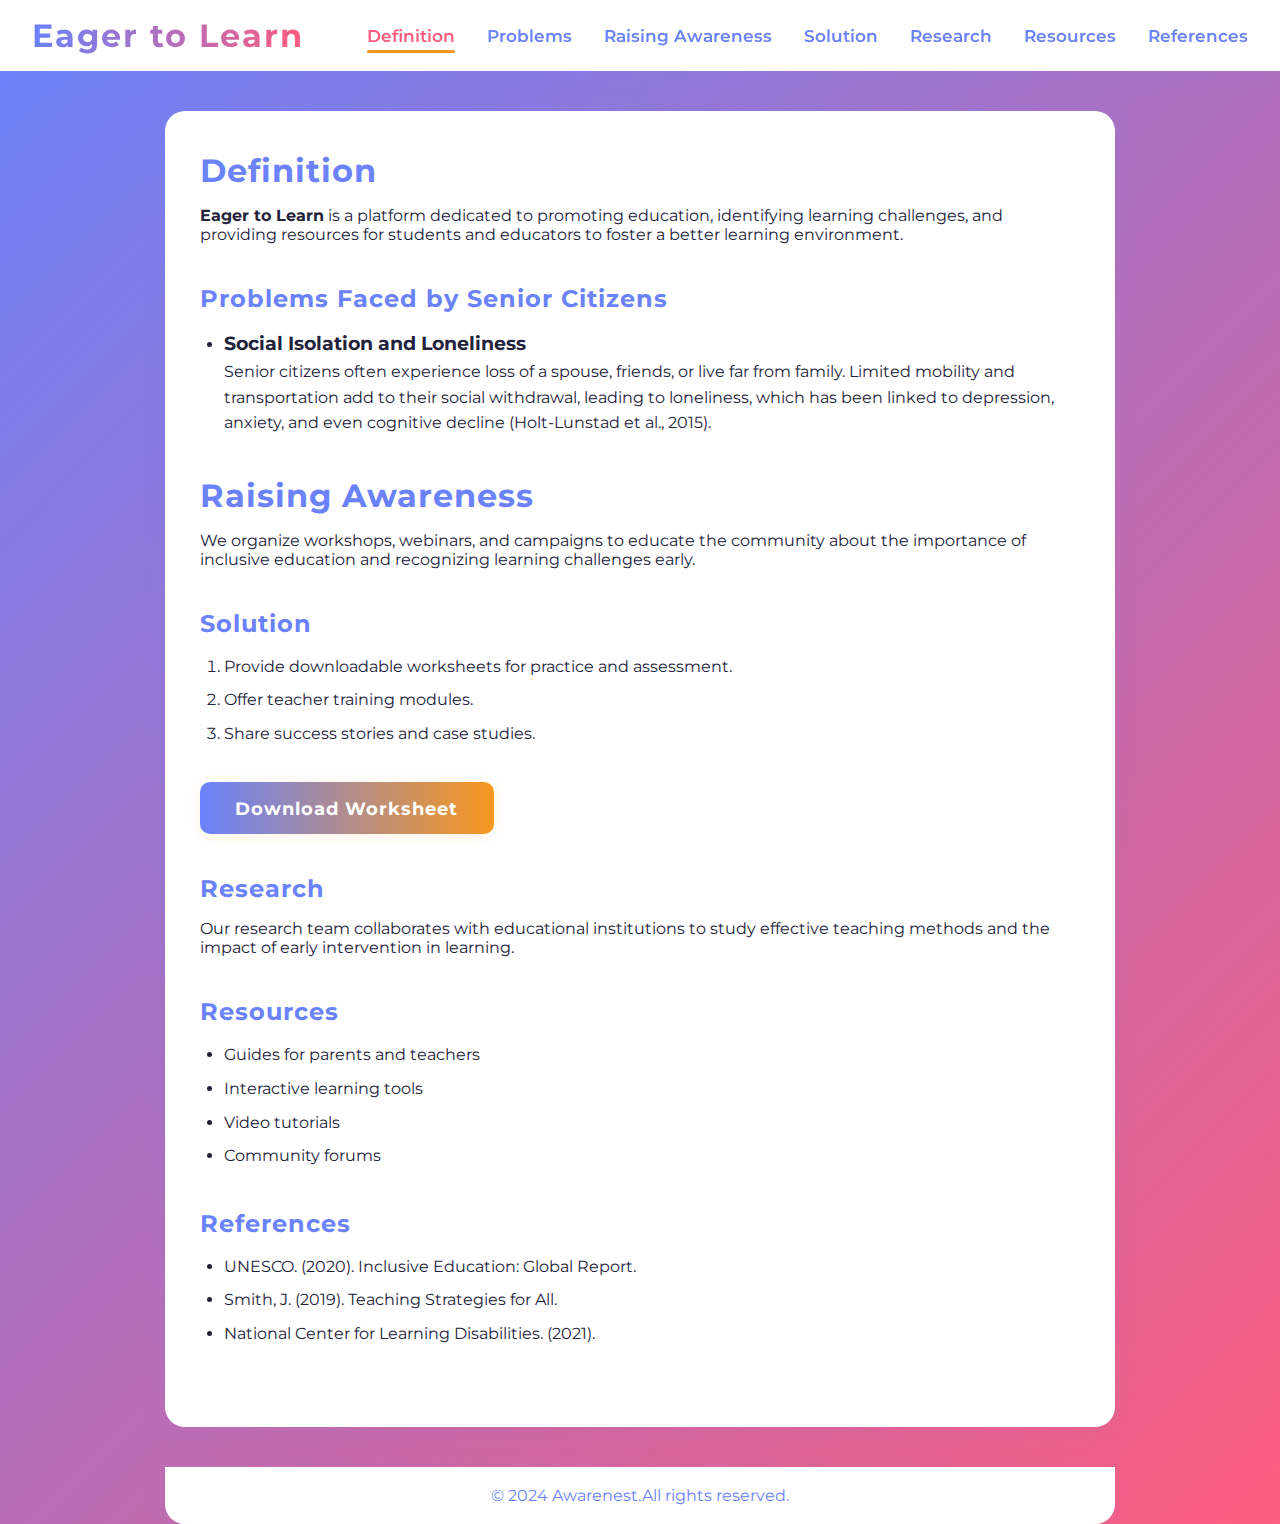
<file: index.html>
<!DOCTYPE html>
<html lang="en">
<head>
    <meta charset="UTF-8">
    <meta name="viewport" content="width=device-width, initial-scale=1.0">
    <title>Eager to Learn</title>
    <link href="https://fonts.googleapis.com/css?family=Montserrat:400,700&display=swap" rel="stylesheet">
    <style>
        :root {
            --primary: #6a82fb;
            --secondary: #fc5c7d;
            --accent: #f7971e;
            --bg: #f8fafc;
            --white: #fff;
            --text: #22223b;
            --shadow: 0 4px 24px rgba(106,130,251,0.09);
        }
        * { box-sizing: border-box; margin: 0; padding: 0; }
        body {
            font-family: 'Montserrat', Arial, sans-serif;
            background: linear-gradient(135deg, var(--primary) 0%, var(--secondary) 100%);
            min-height: 100vh;
            color: var(--text);
        }
        header {
            background: var(--white);
            color: var(--primary);
            padding: 1rem 2rem;
            display: flex;
            align-items: center;
            justify-content: space-between;
            position: sticky;
            top: 0;
            z-index: 100;
            box-shadow: var(--shadow);
            transition: background 0.3s;
        }
        .logo {
            font-size: 2rem;
            font-weight: 700;
            letter-spacing: 2px;
            background: linear-gradient(90deg, var(--primary), var(--secondary));
            -webkit-background-clip: text;
            -webkit-text-fill-color: transparent;
        }
        nav {
            display: flex;
            gap: 2rem;
            transition: max-height 0.4s cubic-bezier(.4,2,.6,1), opacity 0.3s;
        }
        nav a {
            color: var(--primary);
            text-decoration: none;
            font-weight: 600;
            position: relative;
            padding: 0.3em 0;
            font-size: 1.05rem;
            transition: color 0.2s;
        }
        nav a::after {
            content: '';
            display: block;
            height: 2.5px;
            width: 0;
            background: var(--accent);
            transition: width 0.3s;
            position: absolute;
            left: 0; bottom: -2px;
            border-radius: 2px;
        }
        nav a:hover, nav a.active {
            color: var(--secondary);
        }
        nav a:hover::after, nav a.active::after {
            width: 100%;
        }
        .hamburger {
            display: none;
            flex-direction: column;
            gap: 6px;
            background: none;
            border: none;
            cursor: pointer;
            z-index: 200;
        }
        .hamburger span {
            display: block;
            width: 30px;
            height: 3.5px;
            background: var(--primary);
            border-radius: 2px;
            transition: all 0.3s;
        }
        main {
            max-width: 950px;
            margin: 2.5rem auto;
            background: var(--white);
            border-radius: 20px;
            box-shadow: var(--shadow);
            padding: 2.5rem 2.2rem;
            animation: fadeIn 1s;
        }
        @keyframes fadeIn {
            from { opacity: 0; transform: translateY(30px);}
            to { opacity: 1; transform: translateY(0);}
        }
        h1, h2 {
            color: var(--primary);
            margin-bottom: 1rem;
            letter-spacing: 1px;
        }
        section {
            margin-bottom: 2.5rem;
            animation: slideUp 0.8s;
        }
        @keyframes slideUp {
            from { opacity: 0; transform: translateY(40px);}
            to { opacity: 1; transform: translateY(0);}
        }
        .download-btn {
            display: inline-block;
            background: linear-gradient(90deg, var(--primary), var(--accent));
            color: #fff;
            padding: 0.9em 2em;
            border-radius: 10px;
            font-weight: 700;
            text-decoration: none;
            box-shadow: 0 2px 12px rgba(247,151,30,0.13);
            transition: background 0.2s, transform 0.2s;
            margin-top: 1.2rem;
            font-size: 1.1rem;
            letter-spacing: 1px;
        }
        .download-btn:hover {
            background: linear-gradient(90deg, var(--secondary), var(--accent));
            transform: translateY(-2px) scale(1.05);
        }
        ul, ol {
            margin-left: 1.5rem;
            margin-bottom: 1rem;
        }
        ul li, ol li {
            margin-bottom: 0.5rem;
            line-height: 1.6;
        }
        /* Responsive */
        @media (max-width: 1000px) {
            main { padding: 2rem 1rem; }
        }
        @media (max-width: 700px) {
            header { flex-direction: column; align-items: flex-start; padding: 1rem 1rem; }
            nav {
                flex-direction: column;
                background: var(--white);
                position: absolute;
                top: 70px;
                left: 0;
                width: 100%;
                max-height: 0;
                overflow: hidden;
                opacity: 0;
                pointer-events: none;
                box-shadow: 0 8px 24px rgba(0,0,0,0.08);
            }
            nav.open {
                max-height: 400px;
                opacity: 1;
                pointer-events: auto;
            }
            .hamburger {
                display: flex;
                margin-left: auto;
            }
            .hamburger.active span:nth-child(1) {
                transform: rotate(45deg) translate(6px, 6px);
            }
            .hamburger.active span:nth-child(2) {
                opacity: 0;
            }
            .hamburger.active span:nth-child(3) {
                transform: rotate(-45deg) translate(7px, -7px);
            }
        }
        @media (max-width: 500px) {
            .logo { font-size: 1.2rem; }
            main { padding: 1rem 0.5rem; }
            h1, h2 { font-size: 1.2rem; }
        }
    </style>
</head>
<body>
    <header>
        <div class="logo">Eager to Learn</div>
        <button class="hamburger" aria-label="Open navigation">
            <span></span>
            <span></span>
            <span></span>
        </button>
        <nav>
            <a href="#definition" class="active">Definition</a>
            <a href="#problems">Problems</a>
            <a href="#awareness">Raising Awareness</a>
            <a href="#solution">Solution</a>
            <a href="#research">Research</a>
            <a href="#resources">Resources</a>
            <a href="#references">References</a>
        </nav>
    </header>
    <main>
        <section id="definition">
            <h1>Definition</h1>
            <p>
                <strong>Eager to Learn</strong> is a platform dedicated to promoting education, identifying learning challenges, and providing resources for students and educators to foster a better learning environment.
            </p>
        </section>
        <section id="problems">
            <h2>Problems Faced by Senior Citizens</h2>
            <ul>
                <li><h3>Social Isolation and Loneliness</h3> <p>
                    Senior citizens often experience loss of a spouse, friends, or live far from
family. Limited mobility and transportation add to their social withdrawal, leading
to loneliness, which has been linked to depression, anxiety, and even
cognitive decline (Holt-Lunstad et al., 2015).
                </p></li>
                
            </ul>
        </section>
        <section id="awareness">
            <h1>Raising Awareness</h1>
            <p>
                We organize workshops, webinars, and campaigns to educate the community about the importance of inclusive education and recognizing learning challenges early.
            </p>
        </section>
        <section id="solution">
            <h2>Solution</h2>
            <ol>
                <li>Provide downloadable worksheets for practice and assessment.</li>
                <li>Offer teacher training modules.</li>
                <li>Share success stories and case studies.</li>
            </ol>
            <a href="worksheet.pdf" class="download-btn" download>Download Worksheet</a>
        </section>
        <section id="research">
            <h2>Research</h2>
            <p>
                Our research team collaborates with educational institutions to study effective teaching methods and the impact of early intervention in learning.
            </p>
        </section>
        <section id="resources">
            <h2>Resources</h2>
            <ul>
                <li>Guides for parents and teachers</li>
                <li>Interactive learning tools</li>
                <li>Video tutorials</li>
                <li>Community forums</li>
            </ul>
        </section>
        <section id="references">
            <h2>References</h2>
            <ul>
                <li>UNESCO. (2020). Inclusive Education: Global Report.</li>
                <li>Smith, J. (2019). Teaching Strategies for All.</li>
                <li>National Center for Learning Disabilities. (2021).</li>
            </ul>
        </section>
    </main>
    <footer style="background: var(--white); color: var(--primary); text-align: center; padding: 1.2rem 0; border-radius: 0 0 20px 20px; box-shadow: var(--shadow); margin: 0 auto; max-width: 950px;">
        &copy; 2024 Awarenest.All rights reserved.
    </footer>   
     <script>
        // Hamburger menu toggle
        const hamburger = document.querySelector('.hamburger');
        const nav = document.querySelector('nav');
        hamburger.addEventListener('click', () => {
            hamburger.classList.toggle('active');
            nav.classList.toggle('open');
        });

        // Close nav on link click (mobile)
        document.querySelectorAll('nav a').forEach(link => {
            link.addEventListener('click', () => {
                if(window.innerWidth <= 700){
                    hamburger.classList.remove('active');
                    nav.classList.remove('open');
                }
            });
        });

        // Active link highlight on scroll
        const sections = document.querySelectorAll('main section');
        const navLinks = document.querySelectorAll('nav a');
        window.addEventListener('scroll', () => {
            let current = '';
            sections.forEach(section => {
                const sectionTop = section.offsetTop - 90;
                if (pageYOffset >= sectionTop) {
                    current = section.getAttribute('id');
                }
            });
            navLinks.forEach(link => {
                link.classList.remove('active');
                if (link.getAttribute('href') === '#' + current) {
                    link.classList.add('active');
                }
            });
        });
    </script>
</body>
</html>
</file>
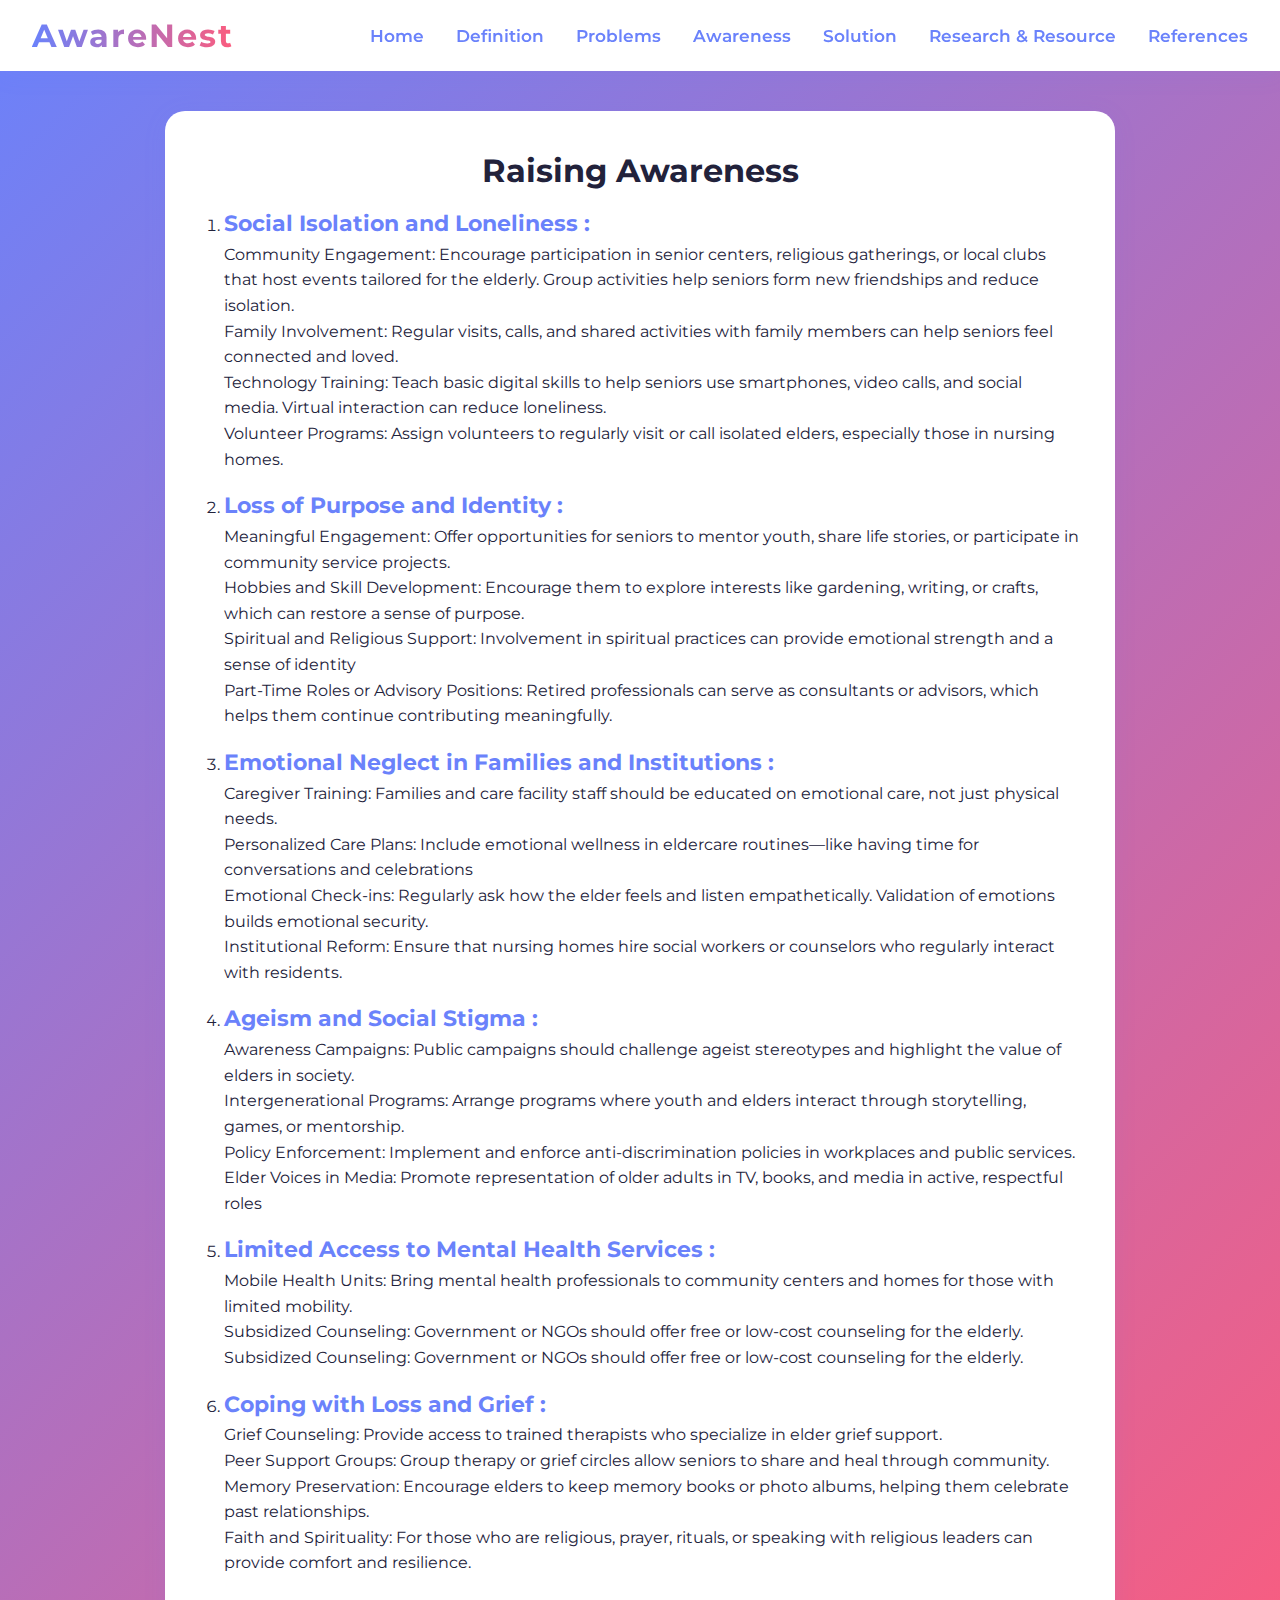
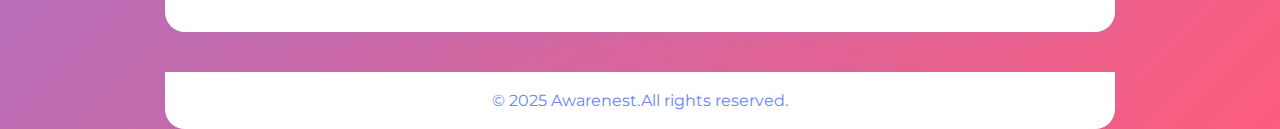
<file: awareness.html>
<!DOCTYPE html>
<html lang="en">
<head>
  <meta charset="UTF-8">
  <meta name="viewport" content="width=device-width, initial-scale=1.0">
  <title>AwareNest</title>
  <link rel="stylesheet" href="https://fonts.googleapis.com/css?family=Montserrat:400,700&display=swap">
  <link rel="stylesheet" href="style.css">
   <link rel="icon" type="image/png" href="favicon/favicon-96x96.png" sizes="96x96" />
  <link rel="icon" type="image/svg+xml" href="favicon/favicon.svg" />
  <link rel="shortcut icon" href="favicon/favicon.ico" />
  <link rel="apple-touch-icon" sizes="180x180" href="favicon/apple-touch-icon.png" />
  <link rel="manifest" href="favicon/site.webmanifest" />
  <meta name="theme-color" content="#ffffff">
  <meta name="description" content="AwareNest is a digital sanctuary dedicated to addressing the emotional and psychological needs of senior citizens through awareness, empathy, and meaningful support.">
  <meta name="keywords" content="senior citizens, emotional support, mental health, community care, elder care, loneliness, purpose, identity, awareness, resources">
  <meta name="author" content="AwareNest Team">   
</head>
<body>
  <header>
    <div class="logo">AwareNest</div>
    <button class="hamburger" aria-label="Open navigation">
      <span></span>
      <span></span>
      <span></span>
    </button>
    <nav>
      <a href="home.html">Home</a>
      <a href="definition.html">Definition</a>
      <a href="problems.html">Problems</a>
      <a href="awareness.html">Awareness</a>
      <a href="solution.html">Solution</a>
      <a href="research_resource.html">Research & Resource</a>
      <a href="references.html">References</a>
    </nav>
  </header>
  <main>
    <section id="awareness">
 <h1>Raising Awareness</h1>
 <ol>
            <li><h4>Social Isolation and Loneliness :</h4>
            <p>
                Community Engagement: Encourage participation in senior centers, religious
                gatherings, or local clubs that host events tailored for the elderly. Group activities help
                seniors form new friendships and reduce isolation.
            </p>
            <p>
                Family Involvement: Regular visits, calls, and shared activities with family members can
                help seniors feel connected and loved.
            </p>
            <p>
                Technology Training: Teach basic digital skills to help seniors use smartphones, video
                 calls, and social media. Virtual interaction can reduce loneliness.
            </p>
            <p>
                Volunteer Programs: Assign volunteers to regularly visit or call isolated elders,
                especially those in nursing homes.
            </p>
            </li>
            <li><h4>Loss of Purpose and Identity :</h4>
            <p>
                Meaningful Engagement: Offer opportunities for seniors to mentor youth, share life
                 stories, or participate in community service projects.

            </p>
            <p>
              Hobbies and Skill Development: Encourage them to explore interests like gardening,
              writing, or crafts, which can restore a sense of purpose.

            </p>
            <p>
              Spiritual and Religious Support: Involvement in spiritual practices can provide emotional
              strength and a sense of identity
            </p>
            <p>
              Part-Time Roles or Advisory Positions: Retired professionals can serve as consultants
              or advisors, which helps them continue contributing meaningfully.
            </p>
            </li>
             <li><h4>Emotional Neglect in Families and Institutions :</h4>
            <p>
                Caregiver Training: Families and care facility staff should be educated on emotional
                care, not just physical needs.
            </p>
            <p>
              Personalized Care Plans: Include emotional wellness in eldercare routines—like having
              time for conversations and celebrations

            </p>
            <p>
              Emotional Check-ins: Regularly ask how the elder feels and listen empathetically.
               Validation of emotions builds emotional security.

            </p>
            <p>
            Institutional Reform: Ensure that nursing homes hire social workers or counselors who
            regularly interact with residents.
            </p>
            </li>
            <li><h4>Ageism and Social Stigma :</h4>
            <p>Awareness Campaigns: Public campaigns should challenge ageist stereotypes and
              highlight the value of elders in society.
            </p>
            <p>
              Intergenerational Programs: Arrange programs where youth and elders interact through
              storytelling, games, or mentorship.
            </p>
            <p>
              Policy Enforcement: Implement and enforce anti-discrimination policies in workplaces
              and public services.
            </p>
            <p>
            Elder Voices in Media: Promote representation of older adults in TV, books, and media
            in active, respectful roles
            </p>
            </li>
             <li><h4>Limited Access to Mental Health Services :</h4>
            <p>
              Mobile Health Units: Bring mental health professionals to community centers and
              homes for those with limited mobility.

            </p>
            <p>
              Subsidized Counseling: Government or NGOs should offer free or low-cost counseling
              for the elderly.
            </p>
            <p>
              Subsidized Counseling: Government or NGOs should offer free or low-cost counseling
              for the elderly.
            </p>
            </li>
            <li><h4>Coping with Loss and Grief :</h4>  
            <p>
              Grief Counseling: Provide access to trained therapists who specialize in elder grief support.
              </p>
            <p>Peer Support Groups: Group therapy or grief circles allow seniors to share and heal through community.
              </p>
            <p>Memory Preservation: Encourage elders to keep memory books or photo albums, 
              helping them celebrate past relationships.</p>
            <p>Faith and Spirituality: For those who are religious, prayer, rituals, or speaking with
              religious leaders can provide comfort and resilience.
              </p>
              </li>
</ol>   
  </section>       
  </main>
    <footer style="background: var(--white); color: var(--primary); text-align: center; padding: 1.2rem 0; border-radius: 0 0 20px 20px; box-shadow: var(--shadow); margin: 0 auto; max-width: 950px;">
        &copy; 2025 Awarenest.All rights reserved.
    </footer>   

  <script src="script.js"></script>
</body>
</html>
</file>
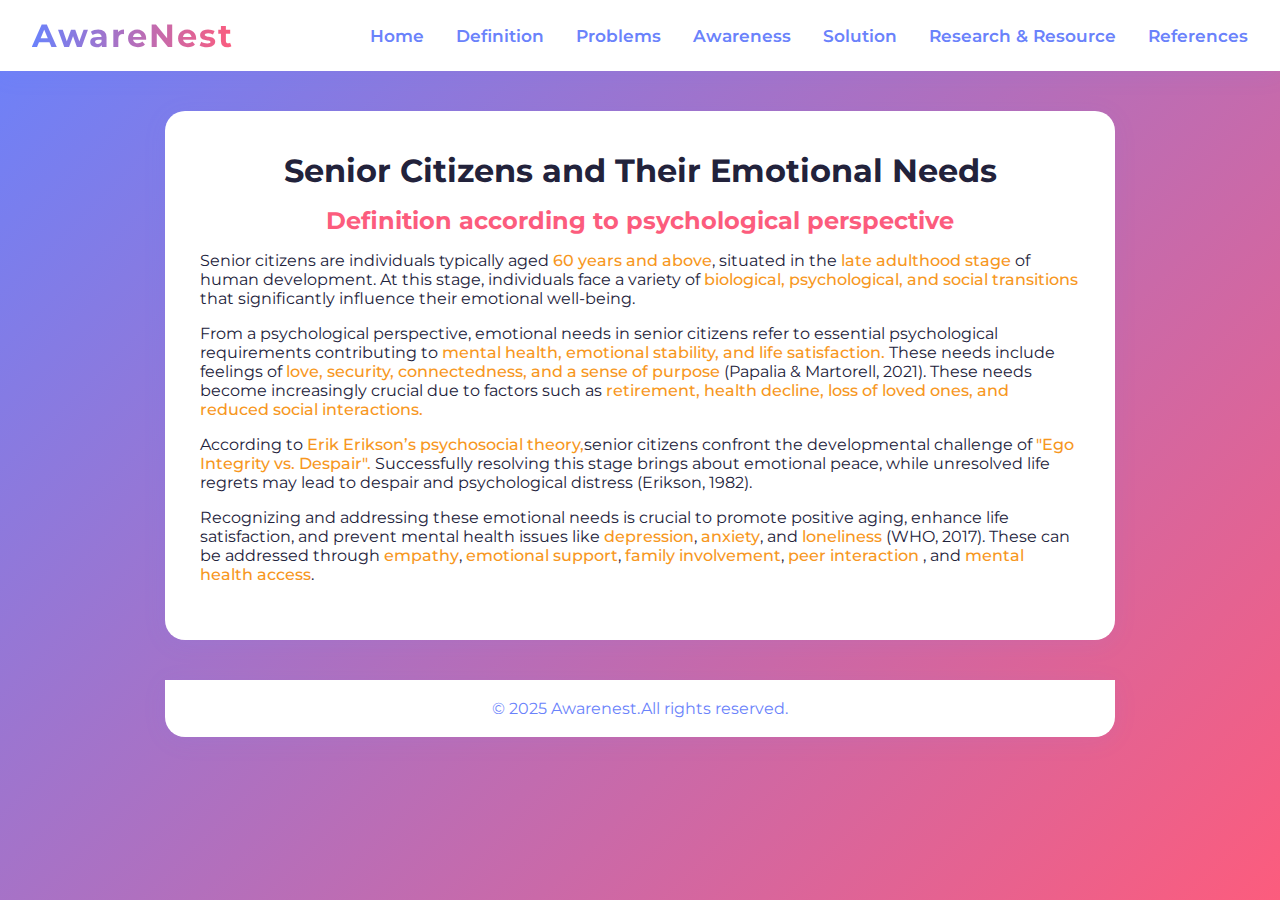
<file: definition.html>
<!DOCTYPE html>
<html lang="en">
<head>
  <meta charset="UTF-8">
  <meta name="viewport" content="width=device-width, initial-scale=1.0">
  <title>AwareNest</title>
  <link rel="stylesheet" href="https://fonts.googleapis.com/css?family=Montserrat:400,700&display=swap">
  <link rel="stylesheet" href="style.css">
   <link rel="icon" type="image/png" href="favicon/favicon-96x96.png" sizes="96x96" />
  <link rel="icon" type="image/svg+xml" href="favicon/favicon.svg" />
  <link rel="shortcut icon" href="favicon/favicon.ico" />
  <link rel="apple-touch-icon" sizes="180x180" href="favicon/apple-touch-icon.png" />
  <link rel="manifest" href="favicon/site.webmanifest" />
  <meta name="theme-color" content="#ffffff">
  <meta name="description" content="AwareNest is a digital sanctuary dedicated to addressing the emotional and psychological needs of senior citizens through awareness, empathy, and meaningful support.">
  <meta name="keywords" content="senior citizens, emotional support, mental health, community care, elder care, loneliness, purpose, identity, awareness, resources">
  <meta name="author" content="AwareNest Team">   
</head>
<body>
  <header>
    <div class="logo">AwareNest</div>
    <button class="hamburger" aria-label="Open navigation">
      <span></span>
      <span></span>
      <span></span>
    </button>
    <nav>
      <a href="home.html">Home</a>
      <a href="definition.html">Definition</a>
      <a href="problems.html">Problems</a>
      <a href="awareness.html">Awareness</a>
      <a href="solution.html">Solution</a>
      <a href="research_resource.html">Research & Resource</a>
      <a href="references.html">References</a>
    </nav>
  </header>
  <main>
 <section id="definition">
            <h1>Senior Citizens and Their Emotional Needs</h1>
            <h2>Definition according to psychological perspective</h2>
            <p>
                Senior citizens are individuals typically aged <strong>60 years and above</strong>, situated in the <strong>late adulthood stage</strong>
                 of human development. At this stage, individuals face a variety of <strong>biological, psychological, and social transitions</strong>
                 that significantly influence their emotional well-being.
            </p>

            <p>
                From a psychological perspective, emotional needs in senior citizens refer to essential
psychological requirements contributing to <strong>mental health, emotional stability, and life
satisfaction.</strong> These needs include feelings of <strong>love, security, connectedness, and a
sense of purpose</strong> (Papalia & Martorell, 2021). These needs become increasingly
crucial due to factors such as <strong>retirement, health decline, loss of loved ones, and
reduced social interactions.</strong>
            </p>


            <p>
                According to <strong>Erik Erikson’s psychosocial theory,</strong>senior citizens confront the
                developmental challenge of <strong>"Ego Integrity vs. Despair".</strong> Successfully resolving this
                 stage brings about emotional peace, while unresolved life regrets may lead to despair
                and psychological distress (Erikson, 1982).
                </p>
            <p>
             Recognizing and addressing these emotional needs is crucial to promote positive aging, enhance life 
             satisfaction, and prevent mental health issues like <strong>depression</strong>, <strong>anxiety</strong>,
              and <strong>loneliness</strong> (WHO, 2017). These can be addressed through <strong>empathy</strong>, 
              <strong>emotional support</strong>, <strong>family involvement</strong>, <strong>peer interaction</strong>
              , and <strong>mental health access</strong>.
            </p>
</section>

  </main>
  <footer style="background: var(--white); color: var(--primary); text-align: center; padding: 1.2rem 0; border-radius: 0 0 20px 20px; box-shadow: var(--shadow); margin: 0 auto; max-width: 950px;">
        &copy; 2025 Awarenest.All rights reserved.
    </footer> 
  <script src="script.js"></script>
</body>
</html>
</file>
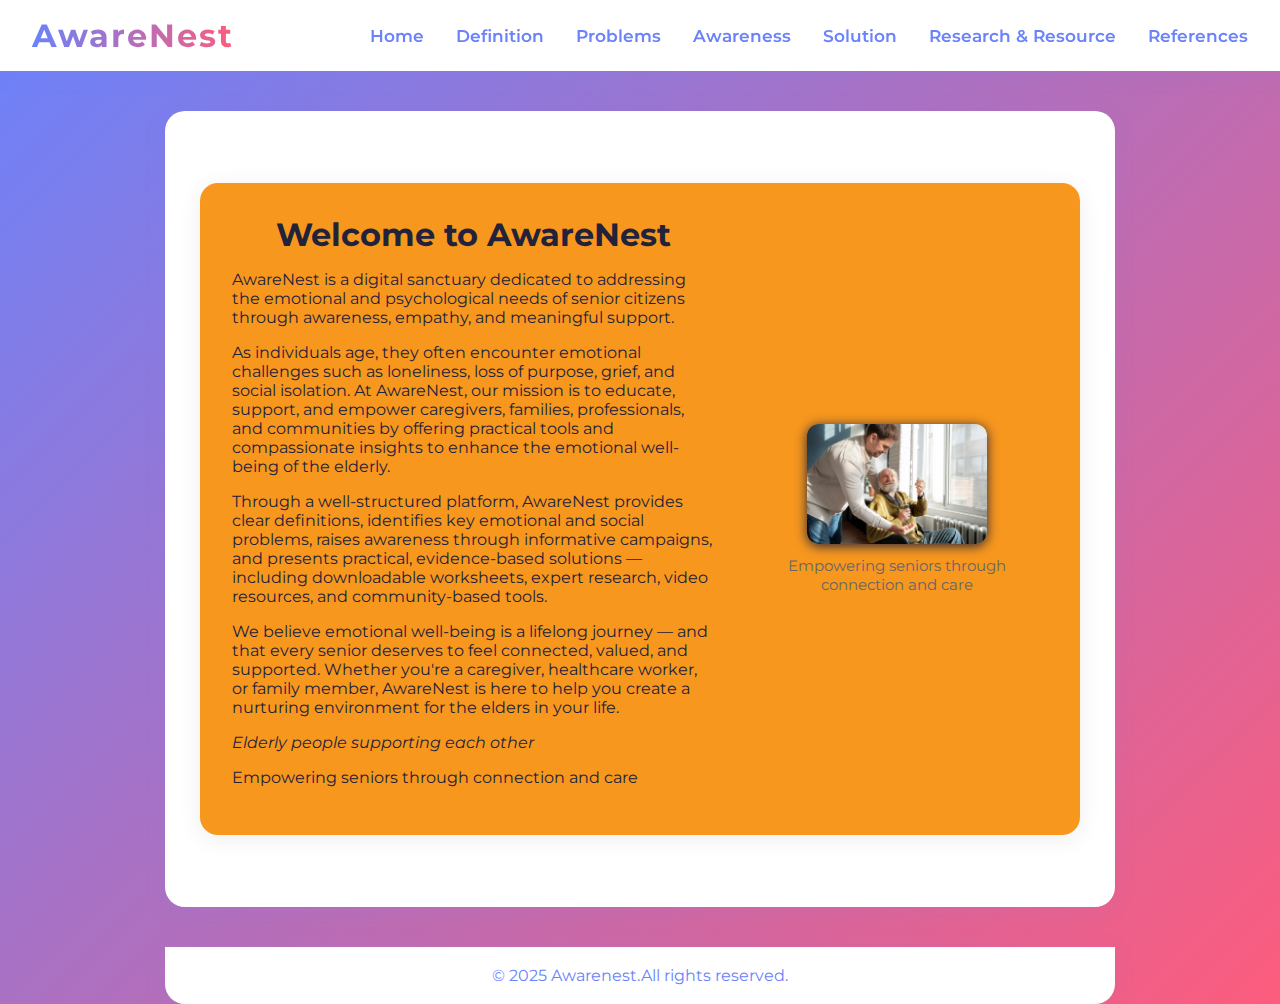
<file: home.html>
<!DOCTYPE html>
<html lang="en">
<head>
  <meta charset="UTF-8">
  <meta name="viewport" content="width=device-width, initial-scale=1.0">
  <title>AwareNest</title>
  <link rel="stylesheet" href="https://fonts.googleapis.com/css?family=Montserrat:400,700&display=swap">
  <link rel="stylesheet" href="style.css">
  <link rel="icon" type="image/png" href="favicon/favicon-96x96.png" sizes="96x96" />
  <link rel="icon" type="image/svg+xml" href="favicon/favicon.svg" />
  <link rel="shortcut icon" href="favicon/favicon.ico" />
  <link rel="apple-touch-icon" sizes="180x180" href="favicon/apple-touch-icon.png" />
  <link rel="manifest" href="favicon/site.webmanifest" />
  <meta name="theme-color" content="#ffffff">
  <meta name="description" content="AwareNest is a digital sanctuary dedicated to addressing the emotional and psychological needs of senior citizens through awareness, empathy, and meaningful support.">
  <meta name="keywords" content="senior citizens, emotional support, mental health, community care, elder care, loneliness, purpose, identity, awareness, resources">
  <meta name="author" content="AwareNest Team">   
</head>
<body>
  <header>
    <div class="logo">AwareNest</div>
    <button class="hamburger" aria-label="Open navigation">
      <span></span>
      <span></span>
      <span></span>
    </button>
    <nav>
      <a href="home.html">Home</a>
      <a href="definition.html">Definition</a>
      <a href="problems.html">Problems</a>
      <a href="awareness.html">Awareness</a>
      <a href="solution.html">Solution</a>
      <a href="research_resource.html">Research & Resource</a>
      <a href="references.html">References</a>
    </nav>
  </header>
  <main>
    <div class="welcome-message">
      <div class="welcome-text">
      <h1>Welcome to AwareNest</h1>
     <p>AwareNest is a digital sanctuary dedicated to addressing the emotional and psychological needs of senior citizens through awareness, empathy, and meaningful support.</p>
  
  <p>As individuals age, they often encounter emotional challenges such as loneliness, loss of purpose, grief, and social isolation. At AwareNest, our mission is to educate, support, and empower caregivers, families, professionals, and communities by offering practical tools and compassionate insights to enhance the emotional well-being of the elderly.</p>
  
  <p>Through a well-structured platform, AwareNest provides clear definitions, identifies key emotional and social problems, raises awareness through informative campaigns, and presents practical, evidence-based solutions — including downloadable worksheets, expert research, video resources, and community-based tools.</p>
  
  <p>We believe emotional well-being is a lifelong journey — and that every senior deserves to feel connected, valued, and supported. Whether you're a caregiver, healthcare worker, or family member, AwareNest is here to help you create a nurturing environment for the elders in your life.</p>
  
  <p><em>Elderly people supporting each other</em></p>
  <p>Empowering seniors through connection and care</p>
      </div>

    <div class="welcome-image">
      <img src="images/elderly-support.jpg" alt="Elderly people supporting each other">
      <p>Empowering seniors through connection and care</p>
</div>
  </main>
    <footer style="background: var(--white); color: var(--primary); text-align: center; padding: 1.2rem 0; border-radius: 0 0 20px 20px; box-shadow: var(--shadow); margin: 0 auto; max-width: 950px;">
        &copy; 2025 Awarenest.All rights reserved.
    </footer>   
  <script src="script.js"></script>
</body>
</html>
</file>
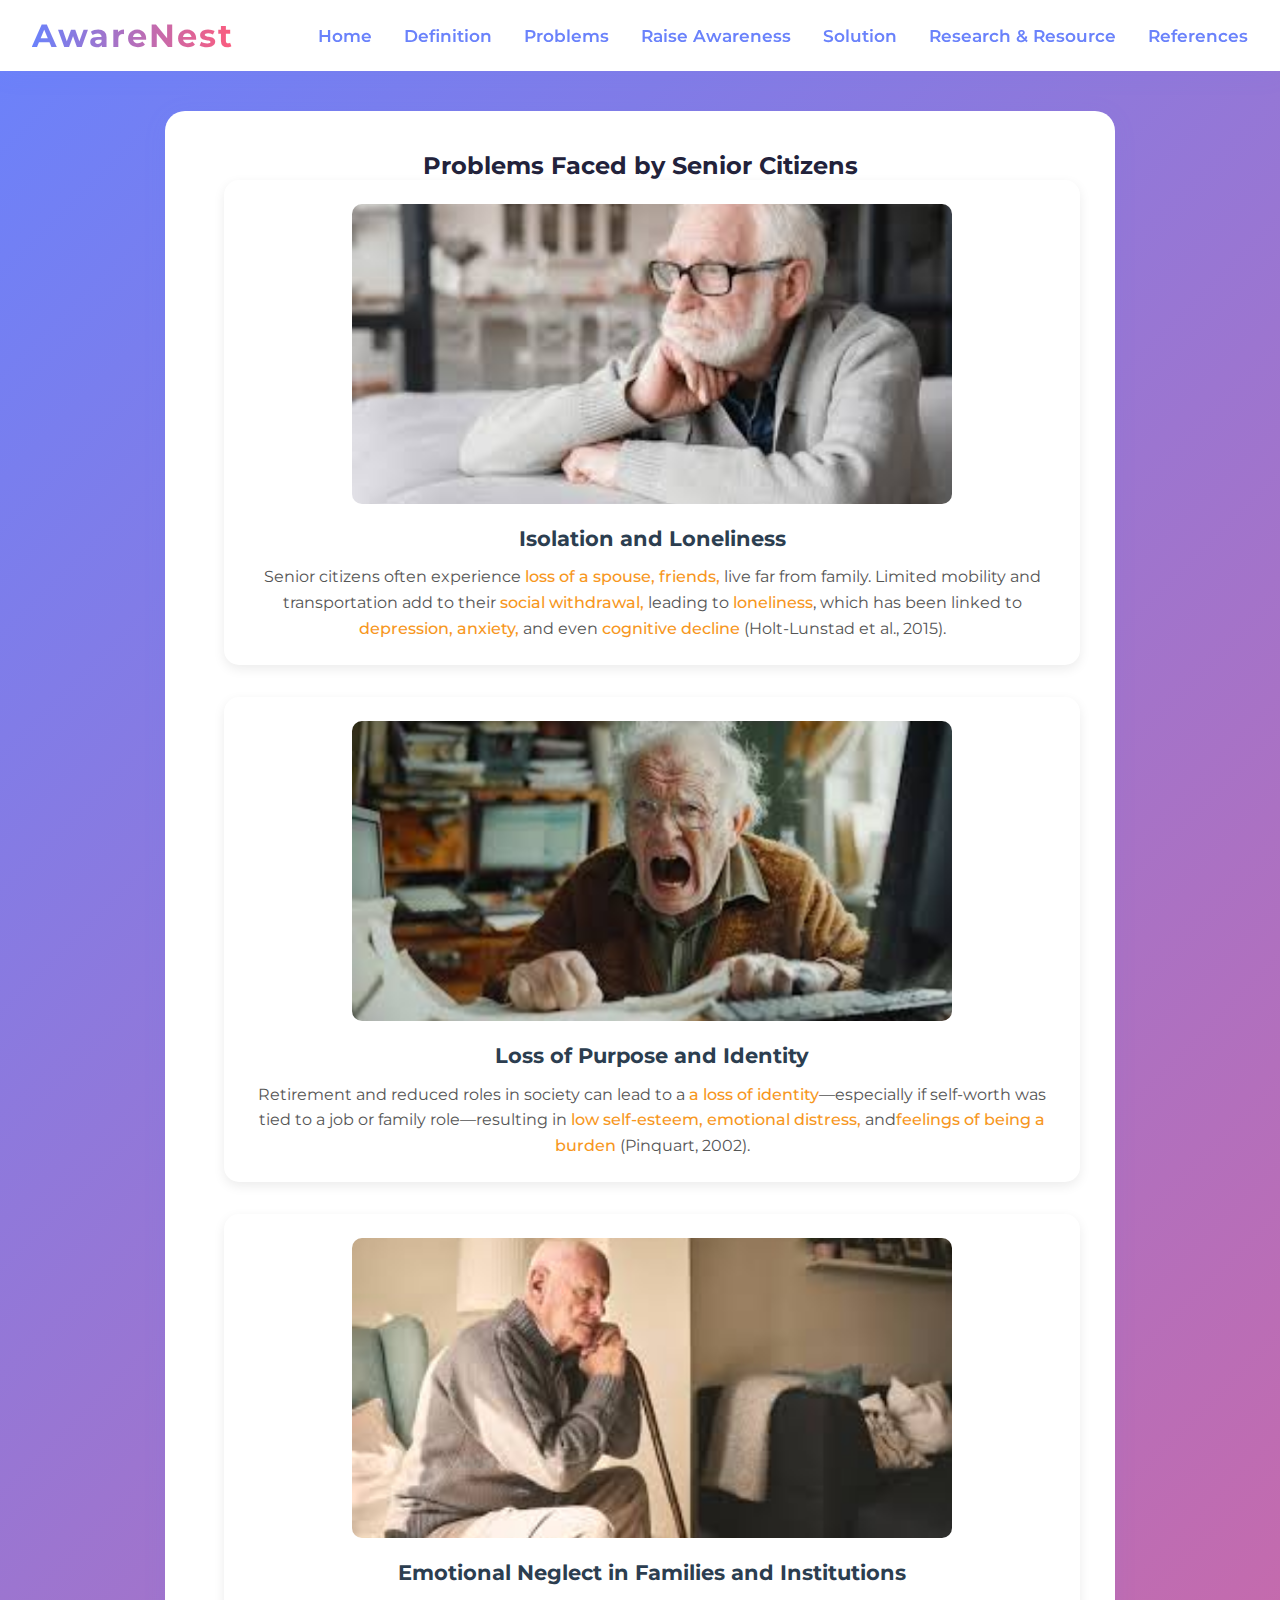
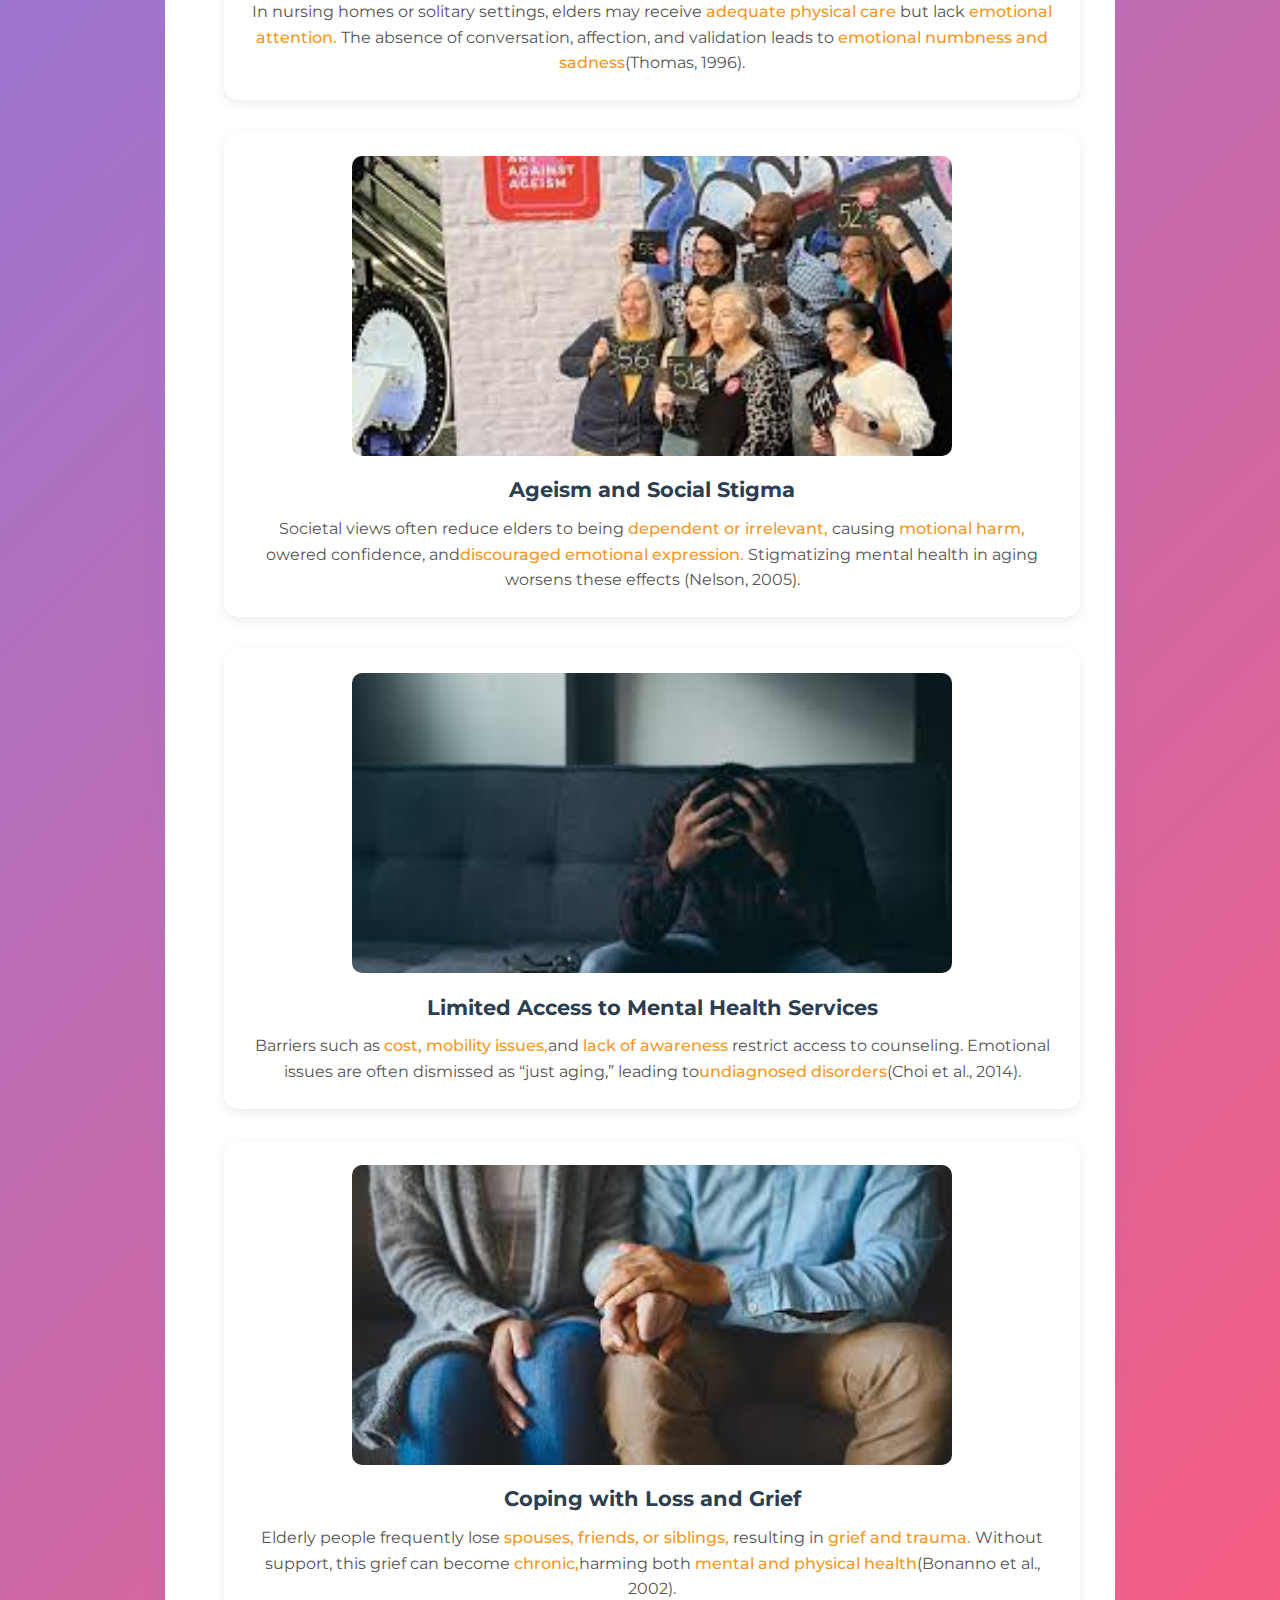
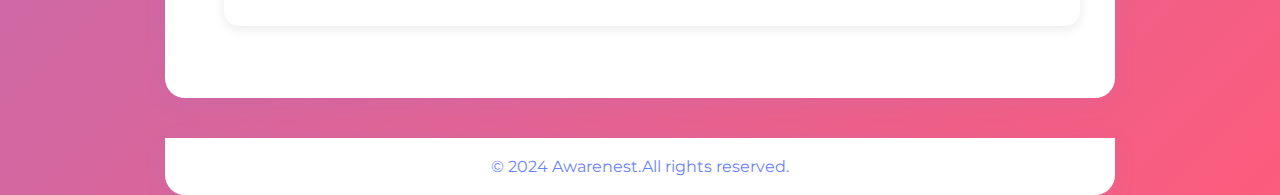
<file: problems.html>
<!DOCTYPE html>
<html lang="en">
<head>
  <meta charset="UTF-8">
  <meta name="viewport" content="width=device-width, initial-scale=1.0">
  <title>AwareNest</title>
  <link rel="stylesheet" href="https://fonts.googleapis.com/css?family=Montserrat:400,700&display=swap">
  <link rel="stylesheet" href="style.css">
  <link rel="icon" href="favicon/web-app-manifest-512x512.png">
   <link rel="icon" type="image/png" href="favicon/favicon-96x96.png" sizes="96x96" />
  <link rel="icon" type="image/svg+xml" href="favicon/favicon.svg" />
  <link rel="shortcut icon" href="favicon/favicon.ico" />
  <link rel="apple-touch-icon" sizes="180x180" href="favicon/apple-touch-icon.png" />
  <link rel="manifest" href="favicon/site.webmanifest" />
  <meta name="theme-color" content="#ffffff">
  <meta name="description" content="AwareNest is a digital sanctuary dedicated to addressing the emotional and psychological needs of senior citizens through awareness, empathy, and meaningful support.">
  <meta name="keywords" content="senior citizens, emotional support, mental health, community care, elder care, loneliness, purpose, identity, awareness, resources">
  <meta name="author" content="AwareNest Team">   
</head>
<body>
  <header>
    <div class="logo">AwareNest</div>
    <button class="hamburger" aria-label="Open navigation">
      <span></span>
      <span></span>
      <span></span>
    </button>
    <nav>
      <a href="home.html">Home</a>
      <a href="definition.html">Definition</a>
      <a href="problems.html">Problems</a>
      <a href="awareness.html">Raise Awareness</a>
      <a href="solution.html">Solution</a>
      <a href="research_resource.html">Research & Resource</a>
      <a href="references.html">References</a>
    </nav>
  </header>
  <main>
  <section id="problems">
    <h2>Problems Faced by Senior Citizens</h2>
    <ul>
      <li>
        <img src="images/lonelines.jpeg" alt="Elderly person feeling lonely" style="width:100%; max-width:600px; border-radius: 10px; margin-bottom: 10px;">
        <h4>Isolation and Loneliness</h4>
        <p>
          Senior citizens often experience <strong>loss of a spouse, friends,</strong> live far from
          family. Limited mobility and transportation add to their <strong>social withdrawal,</strong> leading
          to <strong>loneliness</strong>, which has been linked to <strong>depression, anxiety,</strong> and even
          <strong>cognitive decline</strong> (Holt-Lunstad et al., 2015).
        </p>
      </li>

      <li>
        <img src="images/loss_purpose.jpeg" alt="Senior citizen looking lost or thoughtful" style="width:100%; max-width:600px; border-radius: 10px; margin-bottom: 10px;">
        <h4>Loss of Purpose and Identity</h4>
        <p>
          Retirement and reduced roles in society can lead to a <strong>a loss of
          identity</strong>—especially if self-worth was tied to a job or family role—resulting in <strong> low
          self-esteem, emotional distress,</strong> and<strong>feelings of being a burden</strong> (Pinquart,
          2002).
        </p>
      </li>

      <li>
        <img src="images/sitting.jpeg" alt="Emotional Neglect in Families and Institutions" style="width:100%; max-width:600px; border-radius: 10px; margin-bottom: 10px;">
        <h4>Emotional Neglect in Families and Institutions</h4>
        <p>
          In nursing homes or solitary settings, elders may receive <strong>adequate physical
          care</strong> but lack<strong> emotional attention.</strong> The absence of conversation, affection, and
          validation leads to<strong> emotional numbness and sadness</strong>(Thomas, 1996).
        </p>
      </li>
       <li>
        <img src="images/ageism.jpeg" alt="Ageism and Social Stigma" style="width:100%; max-width:600px; border-radius: 10px; margin-bottom: 10px;">
        <h4>Ageism and Social Stigma</h4>
        <p>
        Societal views often reduce elders to being <strong>dependent or irrelevant,</strong> causing<strong> motional harm,</strong>
         owered confidence, and<strong>discouraged emotional expression. </strong>Stigmatizing mental health in aging worsens these effects (Nelson, 2005).
        </p>
      </li>
        <li>
        <img src="images/mental.jpeg" alt="Limited Access to Mental Health Services" style="width:100%; max-width:600px; border-radius: 10px; margin-bottom: 10px;">
        <h4>Limited Access to Mental Health Services</h4>
        <p>
          Barriers such as<strong> cost, mobility issues,</strong>and
          <strong> lack of awareness</strong>  restrict access to counseling. Emotional issues are often
           dismissed as “just aging,” leading to<strong>undiagnosed disorders</strong>(Choi et al., 2014).
        </p>
      </li>

      <li>
        <img src="images/coping.jpeg" alt="Coping with Loss and Grief" style="width:100%; max-width:600px; border-radius: 10px; margin-bottom: 10px;">
        <h4>Coping with Loss and Grief</h4>
        <p>
          Elderly people frequently lose<strong> spouses, friends, or siblings,</strong> resulting in
          <strong> grief and trauma.</strong> Without support, this grief can become <strong>chronic,</strong>harming both
          <strong>mental and physical health</strong>(Bonanno et al., 2002).
        </p>
      </li>
      

    </ul>
  </section>
</main>

    <footer style="background: var(--white); color: var(--primary); text-align: center; padding: 1.2rem 0; border-radius: 0 0 20px 20px; box-shadow: var(--shadow); margin: 0 auto; max-width: 950px;">
        &copy; 2024 Awarenest.All rights reserved.
    </footer>   

  <script src="script.js"></script>
</body>
</html>
</file>
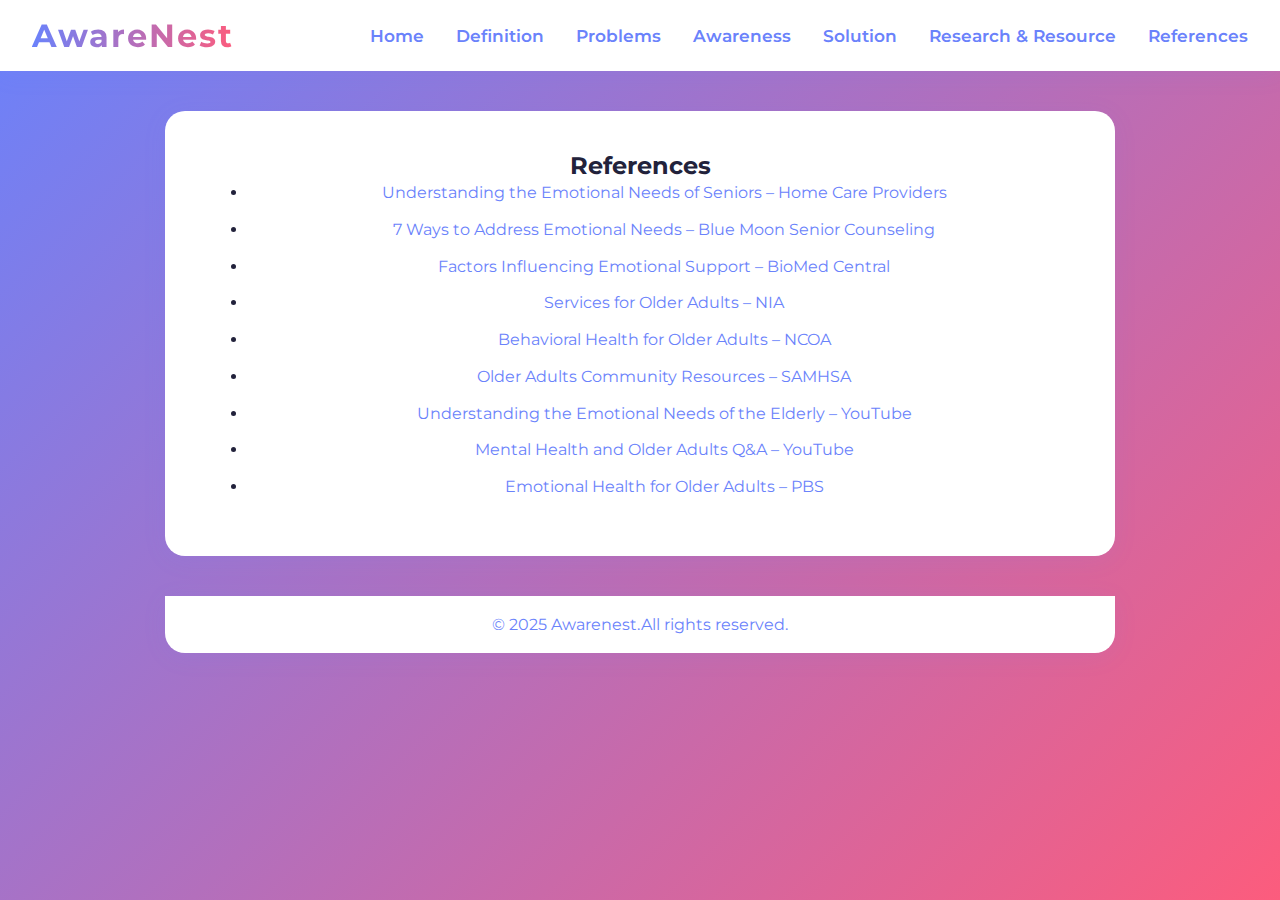
<file: references.html>
<!DOCTYPE html>
<html lang="en">
<head>
  <meta charset="UTF-8">
  <meta name="viewport" content="width=device-width, initial-scale=1.0">
  <title>AwareNest</title>
  <link rel="stylesheet" href="https://fonts.googleapis.com/css?family=Montserrat:400,700&display=swap">
  <link rel="stylesheet" href="style.css">
   <link rel="icon" type="image/png" href="favicon/favicon-96x96.png" sizes="96x96" />
  <link rel="icon" type="image/svg+xml" href="favicon/favicon.svg" />
  <link rel="shortcut icon" href="favicon/favicon.ico" />
  <link rel="apple-touch-icon" sizes="180x180" href="favicon/apple-touch-icon.png" />
  <link rel="manifest" href="favicon/site.webmanifest" />
  <meta name="theme-color" content="#ffffff">
  <meta name="description" content="AwareNest is a digital sanctuary dedicated to addressing the emotional and psychological needs of senior citizens through awareness, empathy, and meaningful support.">
  <meta name="keywords" content="senior citizens, emotional support, mental health, community care, elder care, loneliness, purpose, identity, awareness, resources">
  <meta name="author" content="AwareNest Team">   
</head>
<body>
  <header>
    <div class="logo">AwareNest</div>
    <button class="hamburger" aria-label="Open navigation">
      <span></span>
      <span></span>
      <span></span>
    </button>
    <nav>
      <a href="home.html">Home</a>
      <a href="definition.html">Definition</a>
      <a href="problems.html">Problems</a>
      <a href="awareness.html">Awareness</a>
      <a href="solution.html">Solution</a>
      <a href="research_resource.html">Research & Resource</a>
      <a href="references.html">References</a>
    </nav>
  </header>
  <main>
<section id="references">
  <h2>References</h2>
  <ul>
    <li id="ref-list"><a href="https://homecareproviders.com/blog/understanding-the-emotional-needs-of-seniors/?utm_source=chatgpt.com" target="_blank">Understanding the Emotional Needs of Seniors – Home Care Providers</a></li>

    <li><a href="https://bluemoonseniorcounseling.com/7-ways-to-address-the-emotional-needs-of-seniors/?utm_source=chatgpt.com" target="_blank">7 Ways to Address Emotional Needs – Blue Moon Senior Counseling</a></li>

    <li><a href="https://pmc.ncbi.nlm.nih.gov/articles/PMC10548654/?utm_source=chatgpt.com" target="_blank">Factors Influencing Emotional Support – BioMed Central</a></li>

    <li><a href="https://www.nia.nih.gov/health/caregiving/services-older-adults-living-home" target="_blank">Services for Older Adults – NIA</a></li>

    <li><a href="https://www.ncoa.org/older-adults/health/behavioral-health" target="_blank">Behavioral Health for Older Adults – NCOA</a></li>

    <li><a href="https://www.samhsa.gov/communities/older-adults?utm_source=chatgpt.com" target="_blank">Older Adults Community Resources – SAMHSA</a></li>

    <li><a href="https://www.youtube.com/watch?v=x7QlSxvPgDw" target="_blank">Understanding the Emotional Needs of the Elderly – YouTube</a></li>

    <li><a href="https://www.youtube.com/watch?v=qzmSDexmiXo" target="_blank">Mental Health and Older Adults Q&A – YouTube</a></li>

    <li><a href="https://www.pbs.org/video/emotional-health-for-older-adults-vpbyib/" target="_blank">Emotional Health for Older Adults – PBS</a></li>
  </ul>
</section>

  </main>
    <footer style="background: var(--white); color: var(--primary); text-align: center; padding: 1.2rem 0; border-radius: 0 0 20px 20px; box-shadow: var(--shadow); margin: 0 auto; max-width: 950px;">
        &copy; 2025 Awarenest.All rights reserved.
    </footer>   
  <script src="script.js"></script>
</body>
</html>
</file>
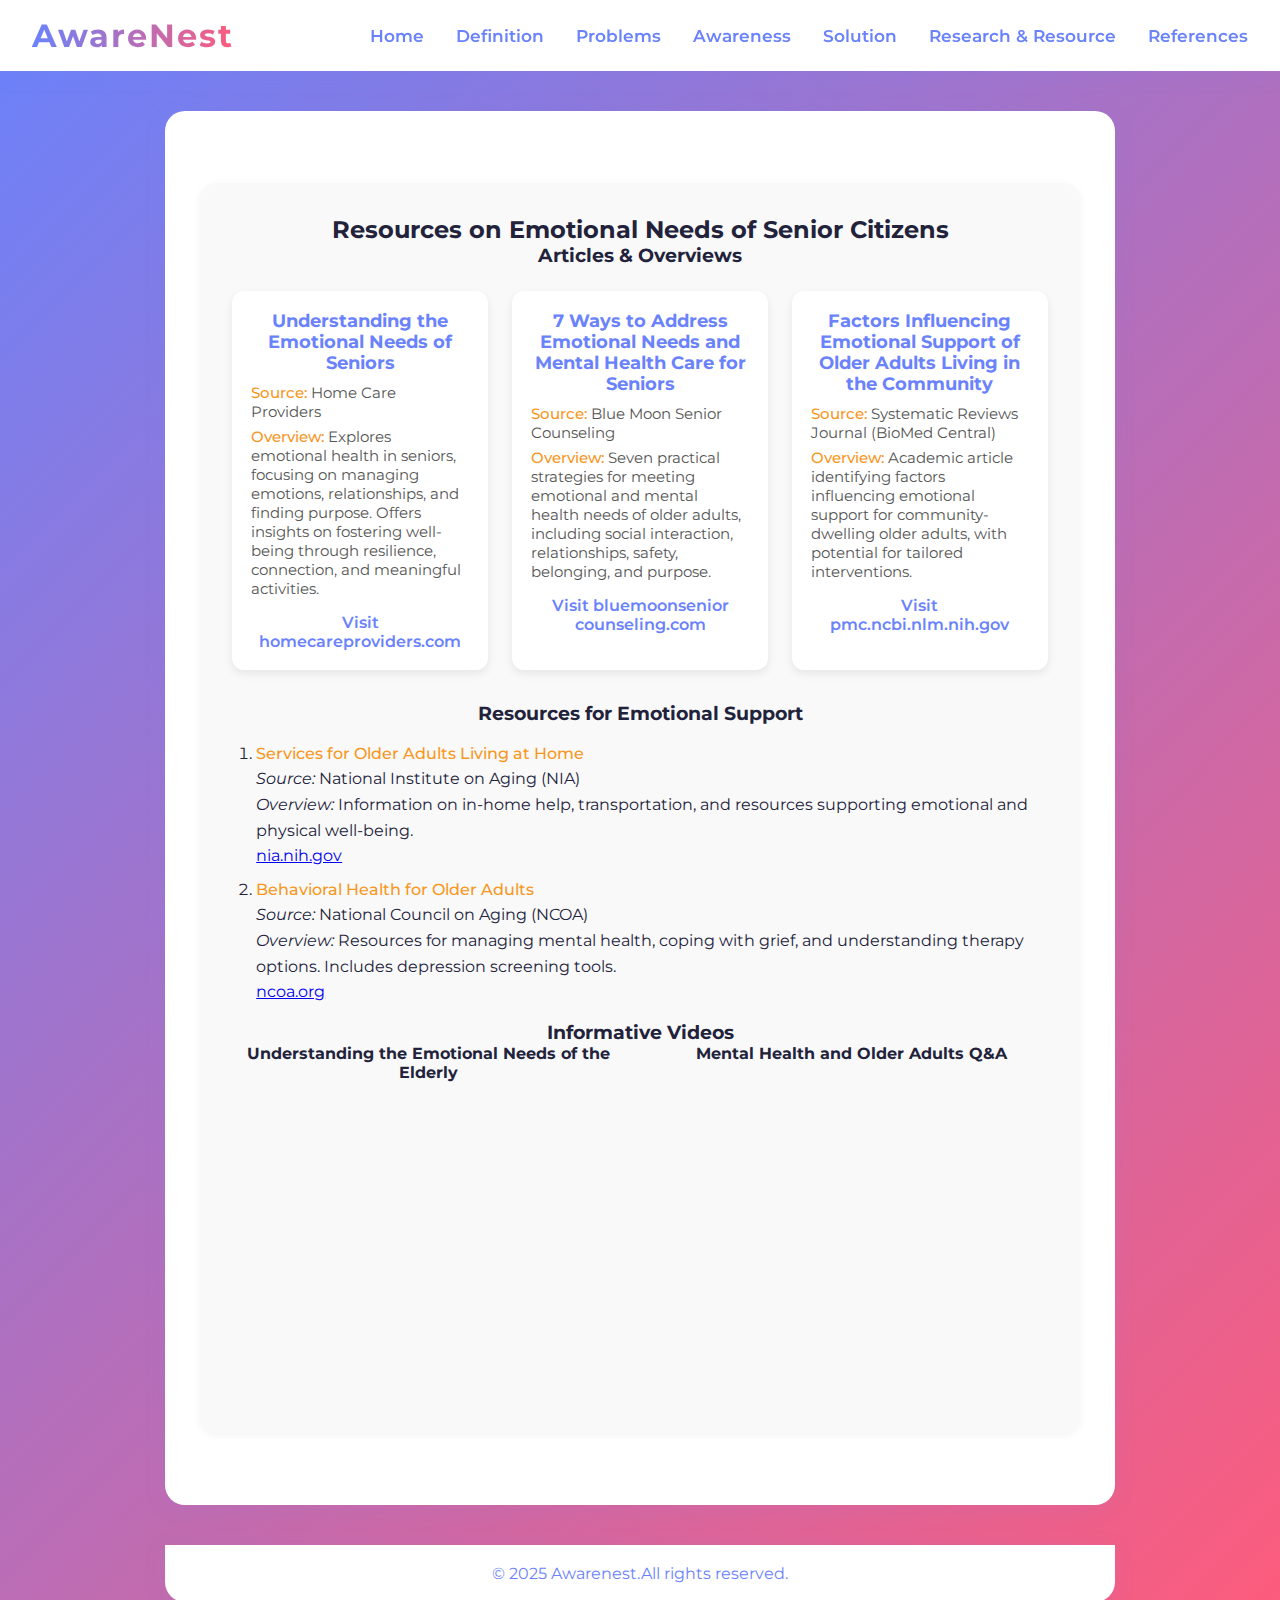
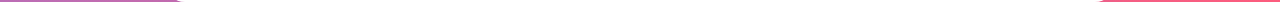
<file: research_resource.html>
<!DOCTYPE html>
<html lang="en">
<head>
  <meta charset="UTF-8">
  <meta name="viewport" content="width=device-width, initial-scale=1.0">
  <title>AwareNest</title>
  <link rel="stylesheet" href="https://fonts.googleapis.com/css?family=Montserrat:400,700&display=swap">
  <link rel="stylesheet" href="style.css">
   <link rel="icon" type="image/png" href="favicon/favicon-96x96.png" sizes="96x96" />
  <link rel="icon" type="image/svg+xml" href="favicon/favicon.svg" />
  <link rel="shortcut icon" href="favicon/favicon.ico" />
  <link rel="apple-touch-icon" sizes="180x180" href="favicon/apple-touch-icon.png" />
  <link rel="manifest" href="favicon/site.webmanifest" />
  <meta name="theme-color" content="#ffffff">
  <meta name="description" content="AwareNest is a digital sanctuary dedicated to addressing the emotional and psychological needs of senior citizens through awareness, empathy, and meaningful support.">
  <meta name="keywords" content="senior citizens, emotional support, mental health, community care, elder care, loneliness, purpose, identity, awareness, resources">
  <meta name="author" content="AwareNest Team">   
</head>
<body>
  <header>
    <div class="logo">AwareNest</div>
    <button class="hamburger" aria-label="Open navigation">
      <span></span>
      <span></span>
      <span></span>
    </button>
    <nav>
      <a href="home.html">Home</a>
      <a href="definition.html">Definition</a>
      <a href="problems.html">Problems</a>
      <a href="awareness.html">Awareness</a>
      <a href="solution.html">Solution</a>
      <a href="research_resource.html">Research & Resource</a>
      <a href="references.html">References</a>
    </nav>
  </header>
  <main>
<section id="senior-emotional-resources" style="max-width:950px;margin:2rem auto;padding:2rem;background:#f9f9f9;border-radius:16px;box-shadow:0 2px 8px rgba(0,0,0,0.05);">
  <h2>Resources on Emotional Needs of Senior Citizens</h2>
  <h3>Articles & Overviews</h3>
<div class="card-container">
  <div class="info-card">
    <h4>Understanding the Emotional Needs of Seniors</h4>
    <p><strong>Source:</strong> Home Care Providers</p>
    <p><strong>Overview:</strong> Explores emotional health in seniors, focusing on managing emotions, relationships, and finding purpose. Offers insights on fostering well-being through resilience, connection, and meaningful activities.</p>
    <a href="https://homecareproviders.com" target="_blank" rel="noopener">Visit homecareproviders.com</a>
  </div>

  <div class="info-card">
    <h4>7 Ways to Address Emotional Needs and Mental Health Care for Seniors</h4>
    <p><strong>Source:</strong> Blue Moon Senior Counseling</p>
    <p><strong>Overview:</strong> Seven practical strategies for meeting emotional and mental health needs of older adults, including social interaction, relationships, safety, belonging, and purpose.</p>
    <a href="https://bluemoonseniorcounseling.com" target="_blank" rel="noopener">Visit bluemoonsenior counseling.com</a>
  </div>

  <div class="info-card">
    <h4>Factors Influencing Emotional Support of Older Adults Living in the Community</h4>
    <p><strong>Source:</strong> Systematic Reviews Journal (BioMed Central)</p>
    <p><strong>Overview:</strong> Academic article identifying factors influencing emotional support for community-dwelling older adults, with potential for tailored interventions.</p>
    <a href="https://pmc.ncbi.nlm.nih.gov/articles/PMC10548654/" target="_blank" rel="noopener">Visit pmc.ncbi.nlm.nih.gov</a>
  </div>
</div>

  <h3 id="Resources_for_Emotional_Support">Resources for Emotional Support</h3>
  <ol class="resource-list">
    <li>
      <strong>Services for Older Adults Living at Home</strong><br>
      <em>Source:</em> National Institute on Aging (NIA)<br>
      <em>Overview:</em> Information on in-home help, transportation, and resources supporting emotional and physical well-being.<br>
      <a href="https://www.nia.nih.gov/health/caregiving/services-older-adults-living-home" target="_blank" rel="noopener">nia.nih.gov</a>
    </li>
    <li>
      <strong>Behavioral Health for Older Adults</strong><br>
      <em>Source:</em> National Council on Aging (NCOA)<br>
      <em>Overview:</em> Resources for managing mental health, coping with grief, and understanding therapy options. Includes depression screening tools.<br>
      <a href="https://www.ncoa.org/older-adults/health/behavioral-health/" target="_blank" rel="noopener">ncoa.org</a>
    </li>
  </ol>
<h3>Informative Videos</h3>
<div class="video-row">
  <div class="video-box">
    <h4>Understanding the Emotional Needs of the Elderly</h4>
     <iframe width="100%" height="315" src="https://www.youtube.com/embed/x7QlSxvPgDw?si=dw3b1uiY0YubDjJl" title="YouTube video player"
      frameborder="0" allow="accelerometer; autoplay; clipboard-write; encrypted-media; gyroscope; picture-in-picture; web-share" referrerpolicy="strict-origin-when-cross-origin" allowfullscreen></iframe>
  </div>

  <div class="video-box">
    <h4>Mental Health and Older Adults Q&amp;A</h4>
    <iframe width="100%" height="315" src="https://www.youtube.com/embed/qzmSDexmiXo?si=7hsg_4qxMe5yyMEI" title="YouTube video player" frameborder="0" allow="accelerometer; autoplay; clipboard-write; encrypted-media; gyroscope;
     picture-in-picture; web-share" referrerpolicy="strict-origin-when-cross-origin" allowfullscreen></iframe>
  </div>
</div>
</section>
  </main>

    <footer style="background: var(--white); color: var(--primary); text-align: center; padding: 1.2rem 0; border-radius: 0 0 20px 20px; box-shadow: var(--shadow); margin: 0 auto; max-width: 950px;">
        &copy; 2025 Awarenest.All rights reserved.
    </footer>   

  <script src="script.js"></script>
</body>
</html>
</file>
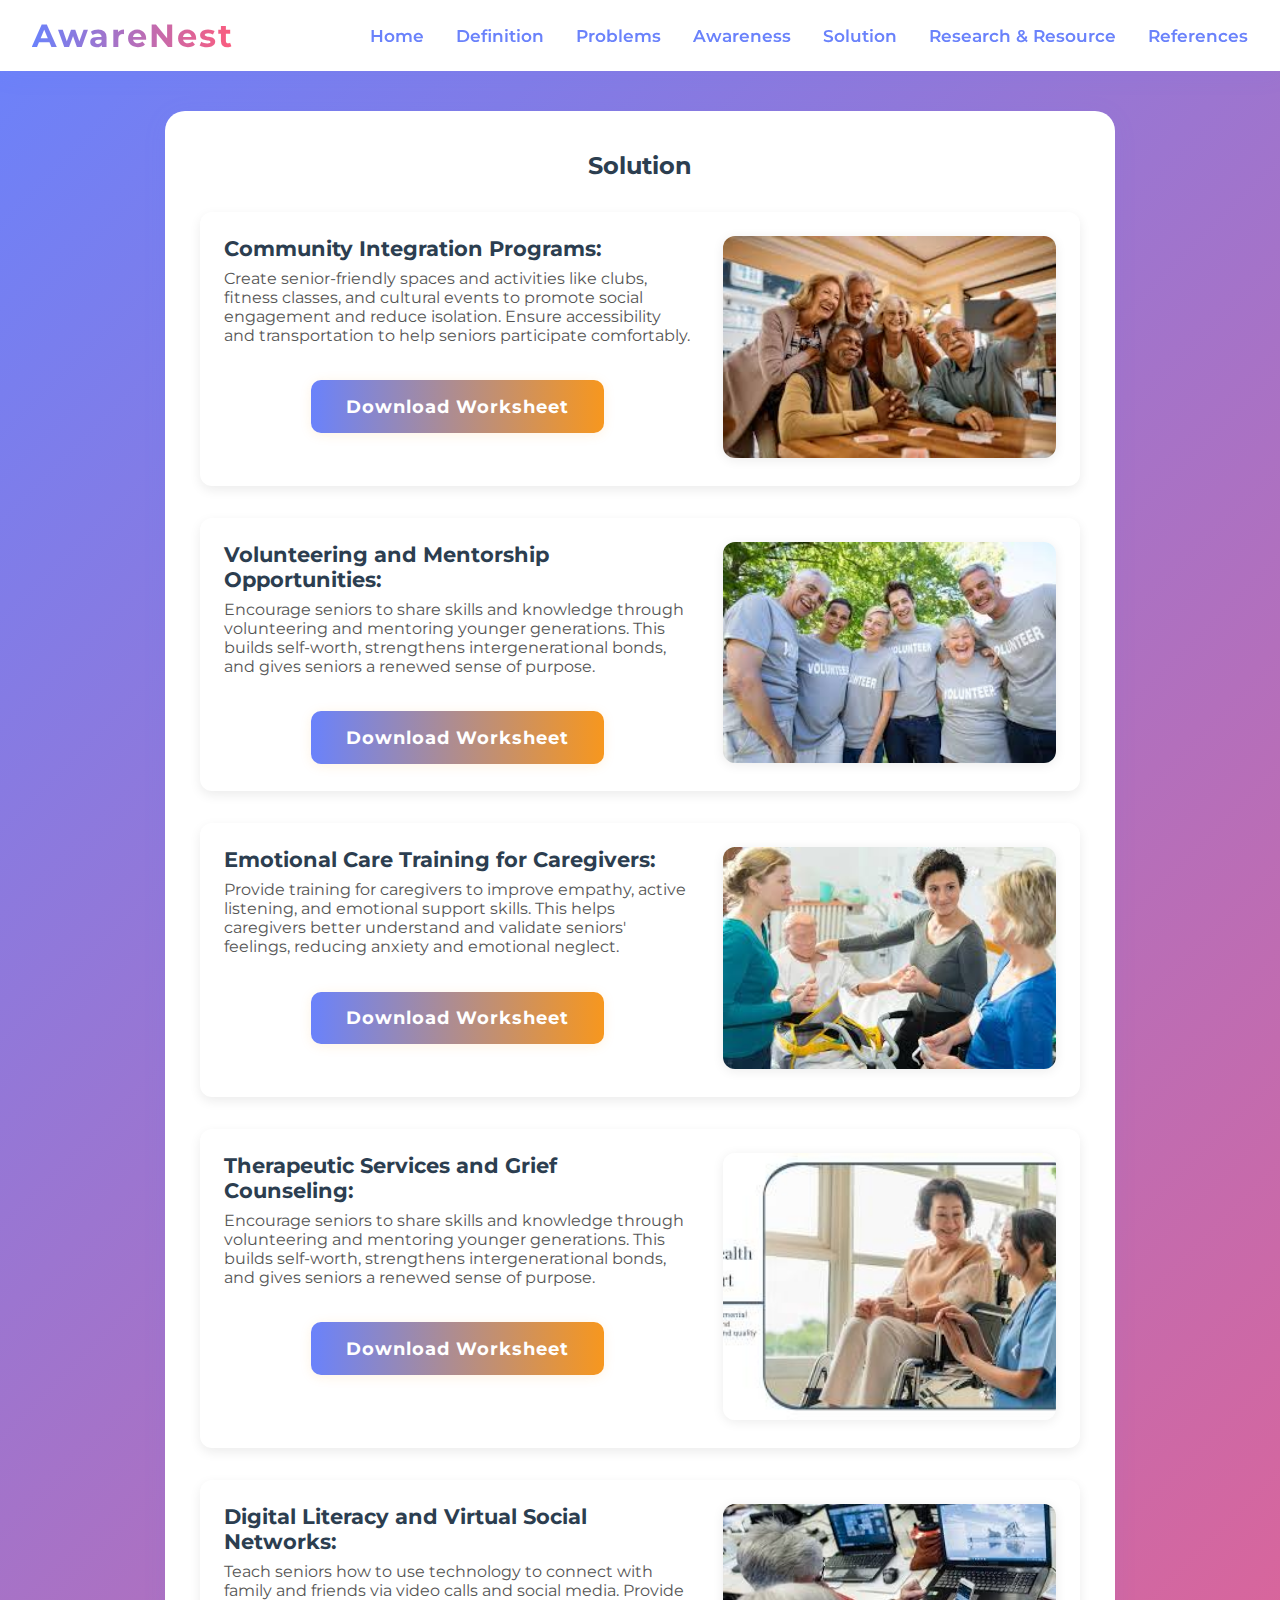
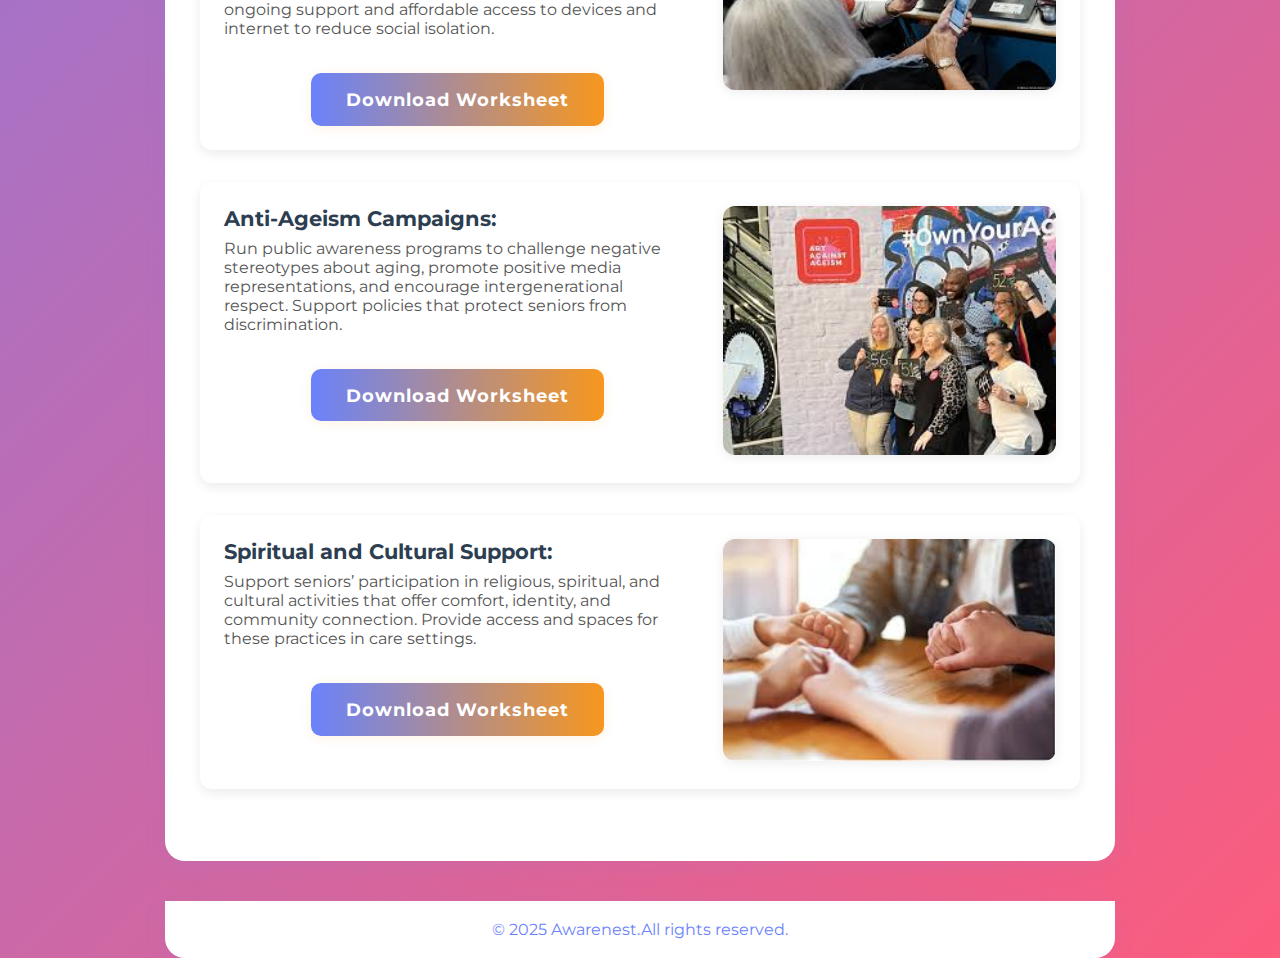
<file: solution.html>
<!DOCTYPE html>
<html lang="en">
<head>
  <meta charset="UTF-8">
  <meta name="viewport" content="width=device-width, initial-scale=1.0">
  <title>AwareNest</title>
  <link rel="stylesheet" href="https://fonts.googleapis.com/css?family=Montserrat:400,700&display=swap">
  <link rel="stylesheet" href="style.css">
   <link rel="icon" type="image/png" href="favicon/favicon-96x96.png" sizes="96x96" />
  <link rel="icon" type="image/svg+xml" href="favicon/favicon.svg" />
  <link rel="shortcut icon" href="favicon/favicon.ico" />
  <link rel="apple-touch-icon" sizes="180x180" href="favicon/apple-touch-icon.png" />
  <link rel="manifest" href="favicon/site.webmanifest" />
  <meta name="theme-color" content="#ffffff">
  <meta name="description" content="AwareNest is a digital sanctuary dedicated to addressing the emotional and psychological needs of senior citizens through awareness, empathy, and meaningful support.">
  <meta name="keywords" content="senior citizens, emotional support, mental health, community care, elder care, loneliness, purpose, identity, awareness, resources">
  <meta name="author" content="AwareNest Team">   
</head>
<body>
  <header>
    <div class="logo">AwareNest</div>
    <button class="hamburger" aria-label="Open navigation">
      <span></span>
      <span></span>
      <span></span>
    </button>
    <nav>
      <a href="home.html">Home</a>
      <a href="definition.html">Definition</a>
      <a href="problems.html">Problems</a>
      <a href="awareness.html">Awareness</a>
      <a href="solution.html">Solution</a>
      <a href="research_resource.html">Research & Resource</a>
      <a href="references.html">References</a>
    </nav>
  </header>
<main>
  <section id="solution">
    <h2>Solution</h2>

    <div class="solution-flex">
      <div class="solution-list">
        <h4>Community Integration Programs:</h4>
        <p>
          Create senior-friendly spaces and activities like clubs, fitness classes, and cultural
          events to promote social engagement and reduce isolation. Ensure accessibility and
          transportation to help seniors participate comfortably.
        </p>
        <a href="worksheets/Worksheet 1.pdf" class="download-btn" download>Download Worksheet</a>
      </div>
      <div class="solution-image">
        <img src="images/communnity.jpeg" alt="Community activities">
      </div>
    </div>

    <div class="solution-flex">
      <div class="solution-list">
        <h4>Volunteering and Mentorship Opportunities:</h4>
        <p>
          Encourage seniors to share skills and knowledge through volunteering and mentoring
          younger generations. This builds self-worth, strengthens intergenerational bonds, and
          gives seniors a renewed sense of purpose.
        </p>
        <a href="worksheets/Worksheet 2.pdf" class="download-btn" download>Download Worksheet</a>
      </div>
      <div class="solution-image">
        <img src="images/volunteer.jpeg" alt="Senior volunteering">
      </div>
    </div>
    
    <div class="solution-flex">
      <div class="solution-list">
        <h4>Emotional Care Training for Caregivers:</h4>
        <p>
          Provide training for caregivers to improve empathy, active listening, and emotional
          support skills. This helps caregivers better understand and validate seniors' feelings,
          reducing anxiety and emotional neglect.
        </p>
        <a href="worksheets/Worksheet 3.pdf" class="download-btn" download>Download Worksheet</a>
      </div>
      <div class="solution-image">
        <img src="images/emotional_care.jpeg" alt="emotional care training for caregivers active listening empathy seniors">
      </div>
    </div>

    <div class="solution-flex">
      <div class="solution-list">
        <h4>Therapeutic Services and Grief Counseling:</h4>
        <p>
          Encourage seniors to share skills and knowledge through volunteering and mentoring
          younger generations. This builds self-worth, strengthens intergenerational bonds, and
          gives seniors a renewed sense of purpose.
        </p>
        <a href="worksheets/Worksheet 4.pdf" class="download-btn" download>Download Worksheet</a>
      </div>
      <div class="solution-image">
        <img src="images/counselling.jpeg" alt="Therapeutic services grief counseling peer support groups seniors emotional well-being">
      </div>
    </div>

    <div class="solution-flex">
      <div class="solution-list">
        <h4>Digital Literacy and Virtual Social Networks:</h4>
        <p>
          Teach seniors how to use technology to connect with family and friends via video calls
          and social media. Provide ongoing support and affordable access to devices and
          internet to reduce social isolation.
        </p>
        <a href="worksheets/Worksheet 5.pdf" class="download-btn" download>Download Worksheet</a>
      </div>
      <div class="solution-image">
        <img src="images/digital_literacy.jpeg" alt="Digital Literacy and Virtual Social Networks">
      </div>
    </div>


    <div class="solution-flex">
      <div class="solution-list">
        <h4>Anti-Ageism Campaigns:</h4>
        <p>
          Run public awareness programs to challenge negative stereotypes about aging,
          promote positive media representations, and encourage intergenerational respect.
          Support policies that protect seniors from discrimination.
        </p>
        <a href="worksheets/Worksheet 6.pdf" class="download-btn" download>Download Worksheet</a>
      </div>
      <div class="solution-image">
        <img src="images/ageism.jpeg" alt="Anti-ageism campaigns positive aging intergenerational respect no discrimination against seniors">
      </div>
    </div>

        <div class="solution-flex">
      <div class="solution-list">
        <h4>Spiritual and Cultural Support:</h4>
        <p>
          Support seniors’ participation in religious, spiritual, and cultural activities that offer
          comfort, identity, and community connection. Provide access and spaces for these
          practices in care settings.
        </p>
        <a href="worksheets/Worksheet 7.pdf" class="download-btn" download>Download Worksheet</a>
      </div>
      <div class="solution-image">
        <img src="images/Spiritual and Cultural Support.jpeg" alt="Seniors spiritual cultural support religious activities community connection care settings">
      </div>
    </div>


  </section>
</main>

    <footer style="background: var(--white); color: var(--primary); text-align: center; padding: 1.2rem 0; border-radius: 0 0 20px 20px; box-shadow: var(--shadow); margin: 0 auto; max-width: 950px;">
        &copy; 2025 Awarenest.All rights reserved.
    </footer>   

  <script src="script.js"></script>
</body>
</html>
</file>
<file: style.css>
/* AwareNest Global Styles */
:root {
  --primary: #6a82fb;
  --secondary: #fc5c7d;
  --accent: #f7971e;
  --bg: #f8fafc;
  --white: #fff;
  --text: #22223b;
  --shadow: 0 4px 24px rgba(106, 130, 251, 0.09);
}

* {
  box-sizing: border-box;
  margin: 0;
  padding: 0;
}

body {
  font-family: 'Montserrat', Arial, sans-serif;
  background: linear-gradient(135deg, var(--primary) 0%, var(--secondary) 100%);
  min-height: 100vh;
  color: var(--text);
}

/* Header and Navigation */
header {
  background: var(--white);
  color: var(--primary);
  padding: 1rem 2rem;
  display: flex;
  align-items: center;
  justify-content: space-between;
  position: sticky;
  top: 0;
  z-index: 100;
  box-shadow: var(--shadow);
  transition: background 0.3s;
}

.logo {
  font-size: 2rem;
  font-weight: 700;
  letter-spacing: 2px;
  background: linear-gradient(90deg, var(--primary), var(--secondary));
  -webkit-background-clip: text;
  -webkit-text-fill-color: transparent;
}

nav {
  display: flex;
  gap: 2rem;
  transition: max-height 0.4s cubic-bezier(.4,2,.6,1), opacity 0.3s;
}

nav a {
  color: var(--primary);
  text-decoration: none;
  font-weight: 600;
  position: relative;
  padding: 0.3em 0;
  font-size: 1.05rem;
  transition: color 0.2s;
}

nav a::after {
  content: '';
  display: block;
  height: 2.5px;
  width: 0;
  background: var(--accent);
  transition: width 0.3s;
  position: absolute;
  left: 0;
  bottom: -2px;
  border-radius: 2px;
}

nav a:hover,
nav a.active {
  color: var(--secondary);
}

nav a:hover::after,
nav a.active::after {
  width: 100%;
}

.hamburger {
  display: none;
  flex-direction: column;
  gap: 6px;
  background: none;
  border: none;
  cursor: pointer;
  z-index: 200;
}

.hamburger span {
  display: block;
  width: 30px;
  height: 3.5px;
  background: var(--primary);
  border-radius: 2px;
  transition: all 0.3s;
}

/* Main Section */
main {
  max-width: 950px;
  margin: 2.5rem auto;
  background: var(--white);
  border-radius: 20px;
  box-shadow: var(--shadow);
  padding: 2.5rem 2.2rem;
  animation: fadeIn 1s;
  text-align: center;
}

/* Welcome Section */
.welcome-message {
  background-color: var(--accent);
  border-radius: 18px;
  box-shadow: 0 4px 24px rgba(0, 0, 0, 0.07);
  padding: 2rem;
  max-width: 900px;
  margin: 2rem auto;
  display: flex;
  align-items: center;
  gap: 2rem;
  flex-wrap: wrap;
}

.welcome-message .welcome-text {
  flex: 2 1 320px;

}
.welcome-text p {
  text-align: left;         /* Aligns text to the left */
  margin-top: 1rem;         /* Adds space above each paragraph */
  margin-bottom: 1rem;      /* Adds space below each paragraph */
}
.welcome-message .welcome-image {
  flex: 1 1 220px;
  min-width: 180px;
  text-align: center;
}

.welcome-message .welcome-image img {
  max-width: 180px;
  width: 100%;
  border-radius: 12px;
  box-shadow: 0 2px 12px var(--text);
  margin-bottom: 0.5rem;
}

.welcome-message .welcome-image p {
  font-size: 0.95rem;
  color: #666;
  margin: 0;
}

/* Definition Section */
#definition p {
  text-align: left;
  margin-top:1rem;
  margin-bottom:1rem;
}

#definition h2 {
  color: var(--secondary);
  font-size: 1.5rem;
  margin-top: 1rem;
}

/* Problems Section */
#problems ul {
  list-style: none;
  padding: 0;
}

#problems ul li {
  background-color: #ffffff;
  border-radius: 15px;
  padding: 1.5rem;
  margin-bottom: 2rem;
  box-shadow: 0 4px 12px rgba(0, 0, 0, 0.08);
  transition: transform 0.3s ease, box-shadow 0.3s ease;
}

#problems ul li:hover {
  transform: translateY(-6px);
  box-shadow: 0 6px 20px rgba(0, 0, 0, 0.1);
}

#problems ul li img {
  width: 100%;
  height: auto;
  max-height: 300px;
  object-fit: cover;
  border-radius: 10px;
  margin-bottom: 1rem;
}

#problems ul li h4 {
  font-size: 1.3rem;
  margin-bottom: 0.6rem;
  color: #2c3e50;
}

#problems ul li p {
  font-size: 1rem;
  color: #555555;
  line-height: 1.6;
}

/* Awareness Section */
#awareness h4 {
  color: var(--primary);
  font-size: 1.4rem;
  margin-top: 1rem;
  text-align: left;
}

#awareness p {
  text-align: left;
}

/* Solution Section */
.solution-flex {
  display: flex;
  align-items: flex-start;
  gap: 2rem;
  margin: 2rem 0;
  flex-wrap: wrap;
  background: #fff;
  padding: 1.5rem;
  border-radius: 12px;
  box-shadow: 0 4px 12px rgba(0, 0, 0, 0.08);
}

.solution-list {
  flex: 2 1 300px;
}

.solution-image {
  flex: 1 1 250px;
  min-width: 200px;
  max-width: 350px;
}

.solution-image img {
  width: 100%;
  border-radius: 12px;
  object-fit: cover;
  box-shadow: 0 2px 12px rgba(0, 0, 0, 0.08);
}

#solution h2 {
  text-align: center;
  color: #2c3e50;
  margin-bottom: 2rem;
}

#solution h4 {
  font-size: 1.3rem;
  color: #2c3e50;
  margin-bottom: 0.5rem;
  text-align: left;
}

#solution p {
  font-size: 1rem;
  color: #555;
  margin-bottom: 1rem;
  text-align: left;
}

/* Download Button */
.download-btn {
  display: inline-block;
  background: linear-gradient(90deg, var(--primary), var(--accent));
  color: #fff;
  padding: 0.9em 2em;
  border-radius: 10px;
  font-weight: 700;
  text-decoration: none;
  box-shadow: 0 2px 12px rgba(247, 151, 30, 0.13);
  transition: background 0.2s, transform 0.2s;
  margin-top: 1.2rem;
  font-size: 1.1rem;
  letter-spacing: 1px;
}

.download-btn:hover {
  background: linear-gradient(90deg, var(--secondary), var(--accent));
  transform: translateY(-2px) scale(1.05);
}

/* Resources Section */
#senior-emotional-resources {
  max-width: 950px;
  margin: 2rem auto;
  padding: 2rem;
  background: #f9f9f9;
  border-radius: 16px;
  box-shadow: 0 2px 8px rgba(0, 0, 0, 0.05);
}
#senior-emotional-resources ol li {
  margin-bottom: 0.5rem;
  text-align: left;
}
.resource-section {
  margin-bottom: 2.5rem;
}

.cards-container {
  display: flex;
  flex-wrap: wrap;
  gap: 1.5rem;
  margin: 1.5rem 0;
}

.resource-card {
  background: #fff;
  border-radius: 12px;
  box-shadow: 0 2px 8px rgba(0, 0, 0, 0.07);
  padding: 1.5rem;
  flex: 1 1 270px;
  min-width: 260px;
  max-width: 320px;
  display: flex;
  flex-direction: column;
  justify-content: space-between;
}

.resource-card h4 {
  margin: 0 0 0.5rem 0;
  font-size: 1.1rem;
  color: var(--text);
}

/* Utility */
strong {
  color: var(--accent);
  font-weight: 500;
}

ul, ol {
  margin-left: 1.5rem;
  margin-bottom: 1rem;
}

ul li, ol li {
  margin-bottom: 0.5rem;
  line-height: 1.6;
}

@keyframes fadeIn {
  from { opacity: 0; transform: translateY(30px); }
  to { opacity: 1; transform: translateY(0); }
}

/* Responsive Design */
@media (max-width: 1000px) {
  main {
    padding: 2rem 1rem;
  }
}

@media (max-width: 768px) {
  .solution-flex {
    flex-direction: column;
    align-items: center;
    text-align: center;
  }

  .solution-list,
  .solution-image {
    flex: 1 1 100%;
    max-width: 100%;
  }

  .solution-image img {
    max-height: 300px;
  }

  #solution h4,
  #solution p {
    text-align: center;
  }
}

@media (max-width: 700px) {
  header {
    flex-direction: column;
    align-items: flex-start;
    padding: 1rem;
  }

  nav {
    flex-direction: column;
    background: var(--white);
    position: absolute;
    top: 70px;
    left: 0;
    width: 100%;
    max-height: 0;
    overflow: hidden;
    opacity: 0;
    pointer-events: none;
    box-shadow: 0 8px 24px rgba(0, 0, 0, 0.08);
  }

  nav.open {
    max-height: 400px;
    opacity: 1;
    pointer-events: auto;
  }

  .hamburger {
    display: flex;
    margin-left: auto;
  }

  .hamburger.active span:nth-child(1) {
    transform: rotate(45deg) translate(6px, 6px);
  }

  .hamburger.active span:nth-child(2) {
    opacity: 0;
  }

  .hamburger.active span:nth-child(3) {
    transform: rotate(-45deg) translate(7px, -7px);
  }

  .welcome-message {
    flex-direction: column;
    gap: 1.2rem;
    padding: 1.2rem;
  }

  .welcome-message .welcome-image {
    min-width: 120px;
  }
}

@media (max-width: 500px) {
  .logo {
    font-size: 1.2rem;
  }

  main {
    padding: 1rem 0.5rem;
  }

  h1, h2 {
    font-size: 1.2rem;
  }
}
.video-row {
  display: flex;
  gap: 2rem;
  flex-wrap: wrap;
}
.video-box {
  flex: 1 1 45%;
  min-width: 280px;
  max-width: 100%;
  box-sizing: border-box;
}
@media (max-width: 800px) {
  .video-row {
    flex-direction: column;
    gap: 1.5rem;
  }
  .video-box {
    flex-basis: 100%;
    min-width: 0;
  }
}
.card-container {
  display: flex;
  flex-wrap: wrap;
  gap: 1.5rem;
  margin-top: 1.5rem;
}

.info-card {
  background: #fff;
  flex: 1 1 30%;
  border-radius: 12px;
  padding: 1.2rem;
  box-shadow: 0 4px 10px rgba(0,0,0,0.08);
  transition: transform 0.2s ease, box-shadow 0.2s ease;
}

.info-card:hover {
  transform: translateY(-5px);
  box-shadow: 0 6px 14px rgba(0,0,0,0.12);
}

.info-card h4 {
  font-size: 1.1rem;
  margin-bottom: 0.6rem;
  color: var(--primary, #333);
}

.info-card p {
  font-size: 0.95rem;
  margin: 0.4rem 0;
  color: #555;
  text-align: left;
}

.info-card a {
  display: inline-block;
  margin-top: 0.5rem;
  text-decoration: none;
  color: var(--primary, #007bff);
  font-weight: 600;
}

.info-card a:hover {
  text-decoration: underline;
}

#references ul {
  padding-left: 1.5rem;
  list-style-type: disc;
}

#references li {
  margin-bottom: 0.7rem;
  line-height: 1.6;
}

#references a {
  color: var(--primary);
  text-decoration: none;
}

#references a:hover {
  text-decoration: underline;
  color: var(--secondary);
}
#Resources_for_Emotional_Support{
  margin-top: 2rem;
}
.resource-list{
  margin-top: 1rem;
}
</file>
